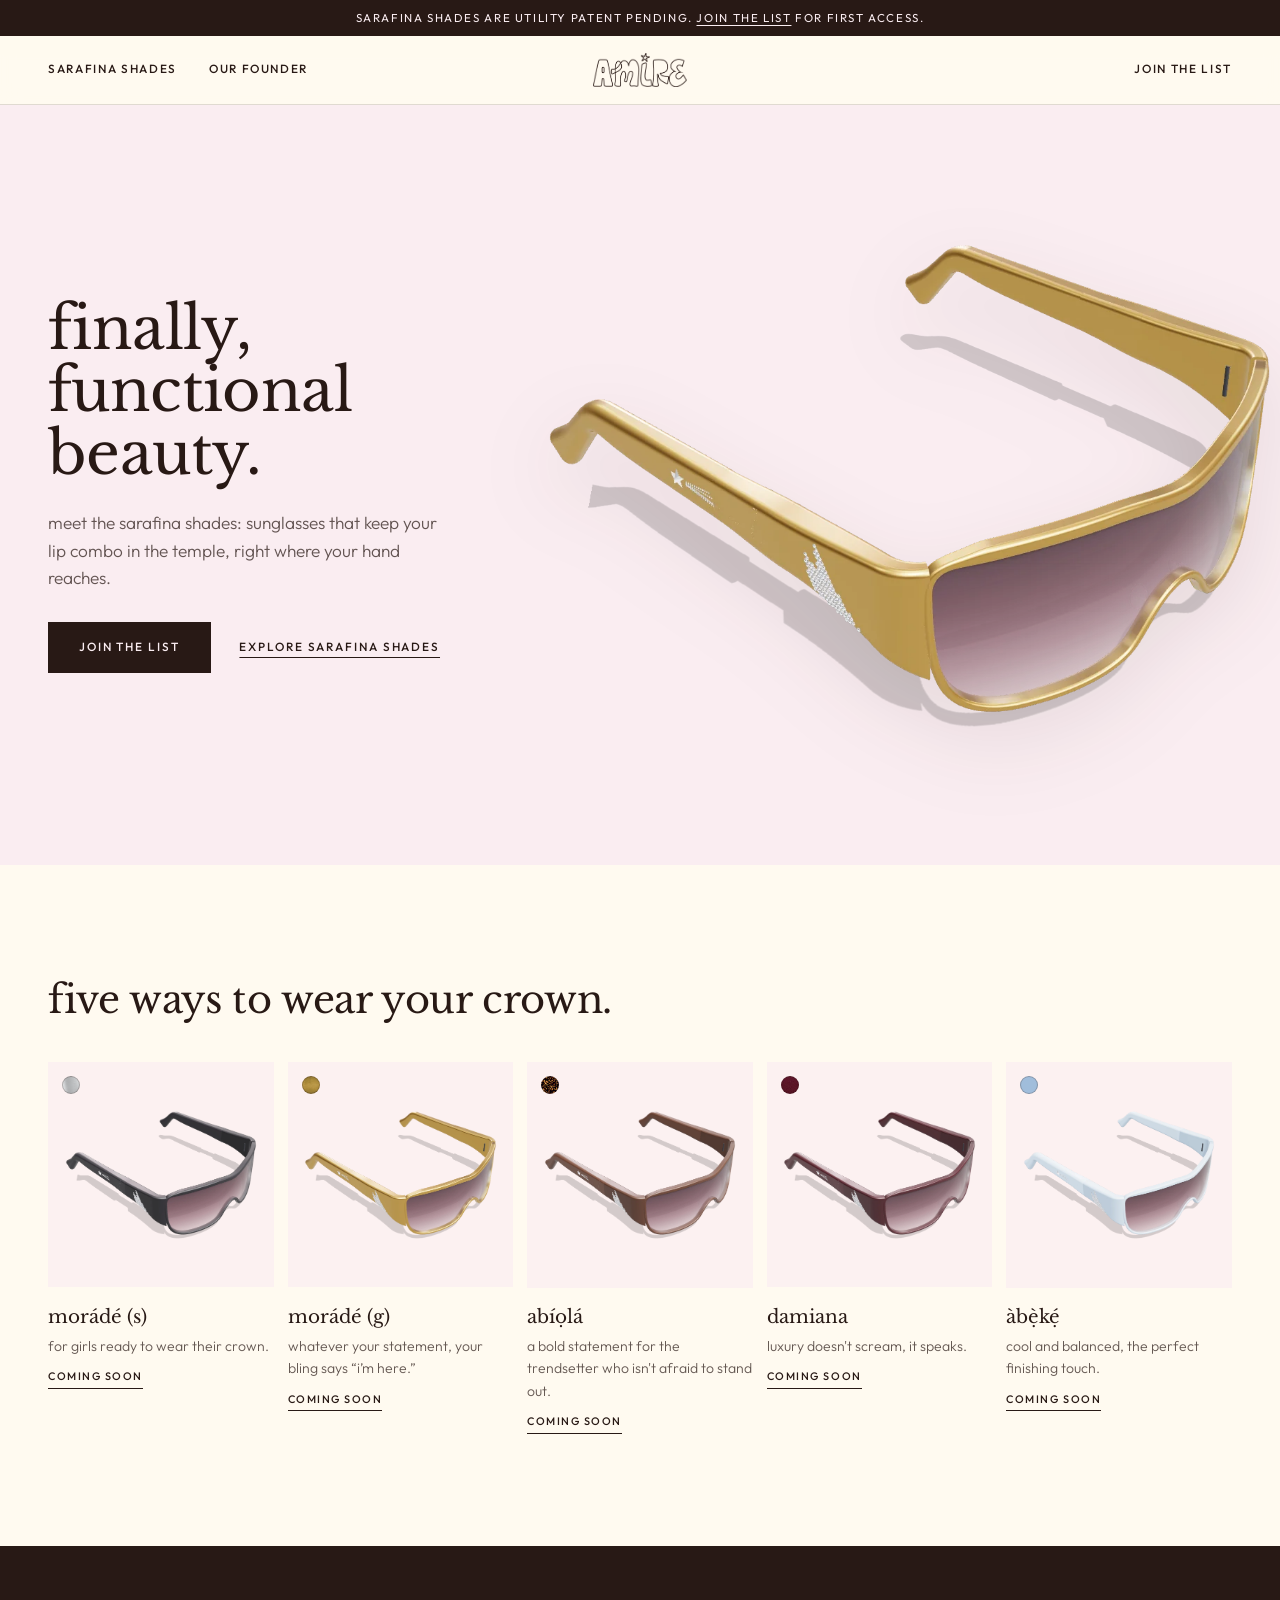
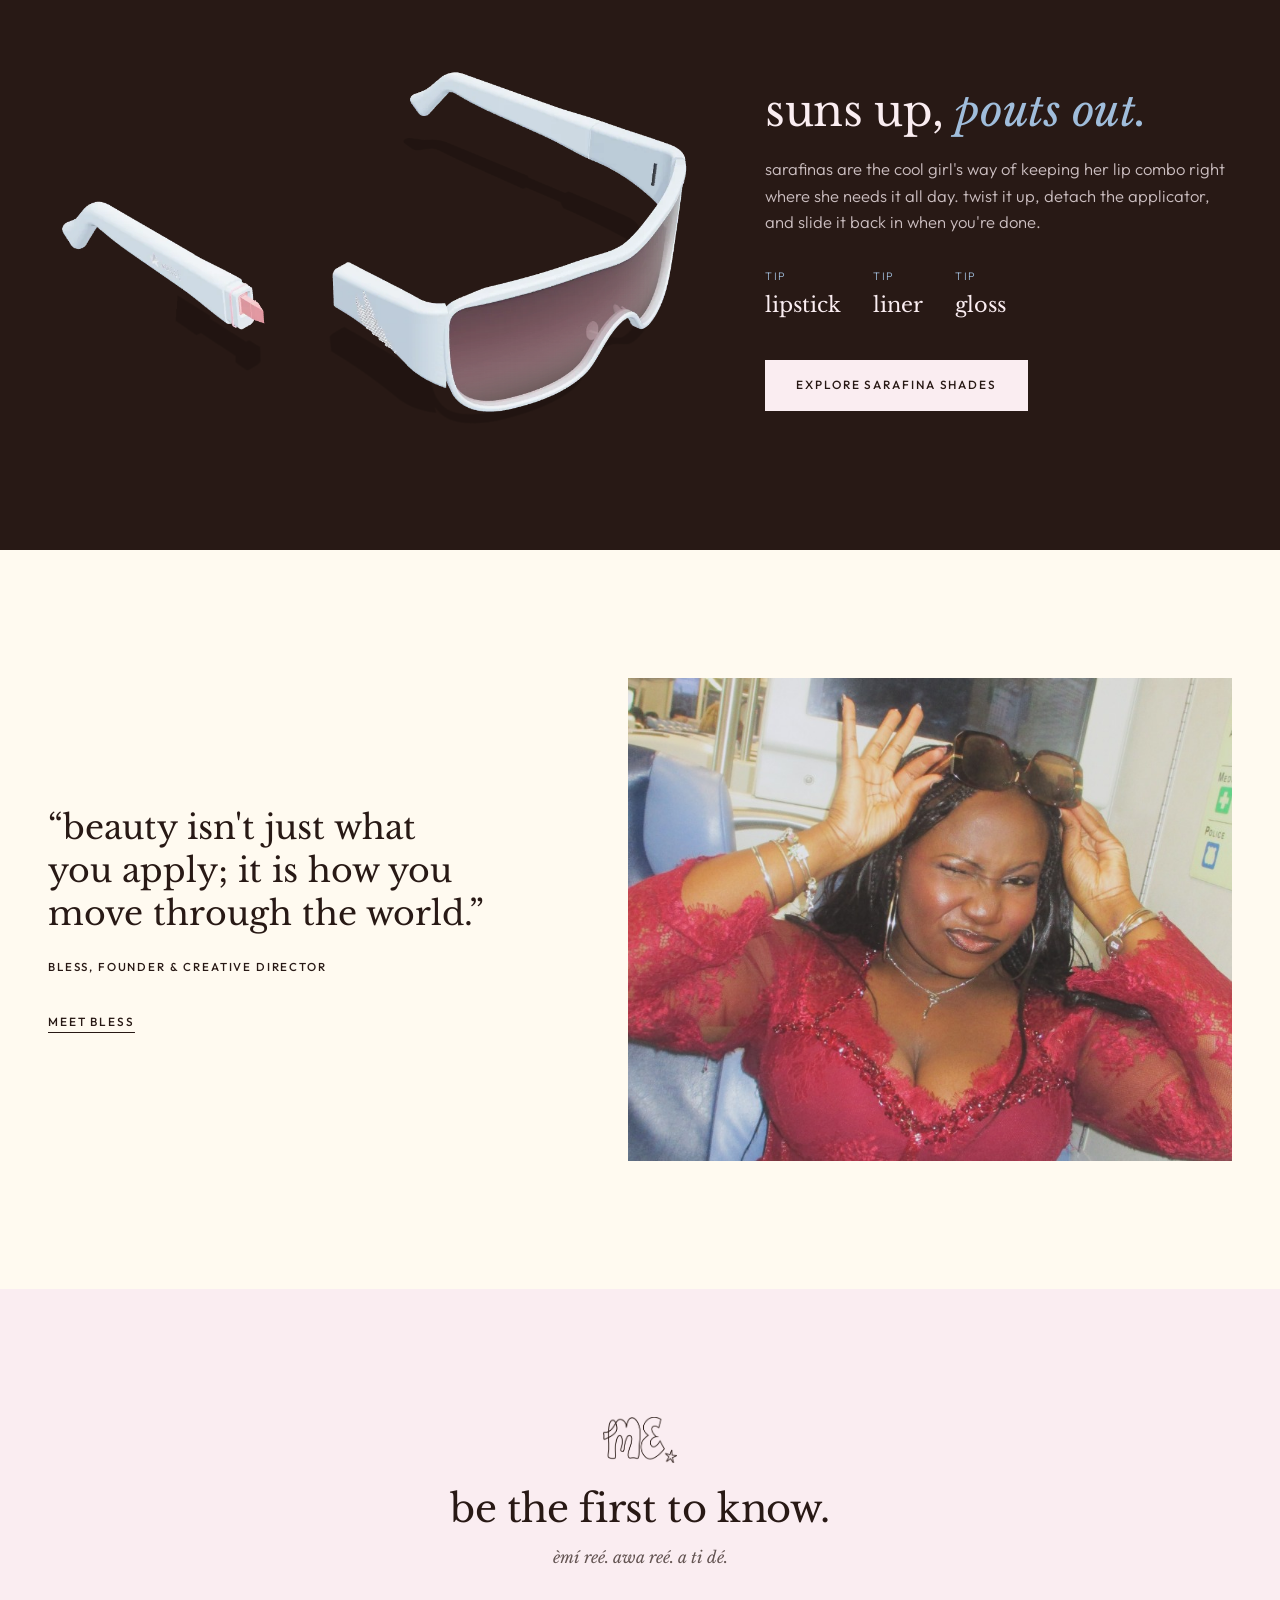
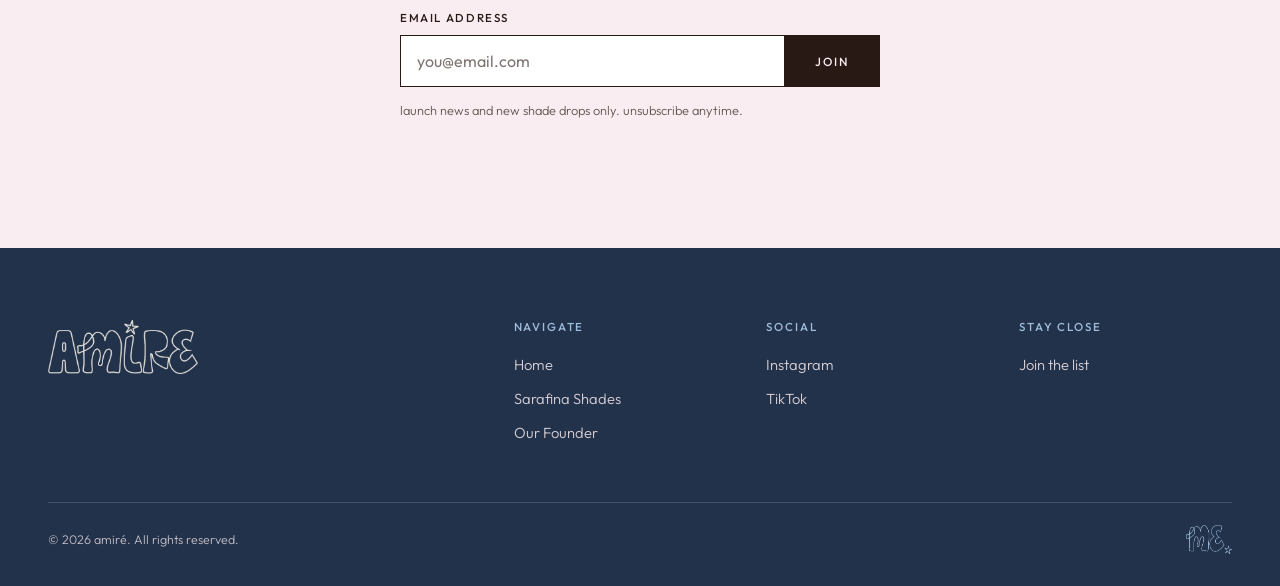
<file: index.html>
<!DOCTYPE html>
<html lang="en">
<head>
    <meta charset="UTF-8">
    <meta name="viewport" content="width=device-width, initial-scale=1.0">
    <title>amiré functional beauty</title>
    <meta name="description" content="functional beauty for the effortless cool girl.">
    <meta name="theme-color" content="#faedf1">
    <link rel="icon" type="image/png" sizes="32x32" href="favicon-32.png">
    <link rel="apple-touch-icon" href="apple-touch-icon.png">
    <link rel="preconnect" href="https://fonts.googleapis.com">
    <link rel="preconnect" href="https://fonts.gstatic.com" crossorigin>
    <link href="https://fonts.googleapis.com/css2?family=Libre+Baskerville:ital,wght@0,400;0,700;1,400&family=Outfit:wght@300;400;500&display=swap" rel="stylesheet">
    <link rel="preload" as="image" href="sarafina-render-gold.webp">
    <link rel="stylesheet" href="site-v2.css?v=5">
</head>
<body>
    <div class="promo">
        <span class="promo-full">sarafina shades are </span>utility patent pending. <a href="#signup">join the list</a><span class="promo-full"> for first access</span>.
    </div>

    <header class="site-header">
        <div class="wrap">
            <button type="button" class="menu-btn" aria-expanded="false" aria-controls="mobile-menu"><span class="menu-lines" aria-hidden="true"></span><span class="sr-only">Menu</span></button>
            <nav class="site-nav" aria-label="Main">
                <a href="/sarafina-shades">Sarafina Shades</a>
                <a href="/founder">Our Founder</a>
            </nav>
            <a href="/" class="brand" aria-label="amiré home" aria-current="page">
                <img src="amire-wordmark-brown.png" alt="amiré" width="905" height="326">
            </a>
            <a href="#signup" class="header-cta">Join<span class="cta-long"> the list</span></a>
        </div>
        <div class="mobile-menu" id="mobile-menu" hidden>
            <nav aria-label="Mobile">
                <a href="/" aria-current="page">Home</a>
                <a href="/sarafina-shades">Sarafina Shades</a>
                <a href="/founder">Our Founder</a>
            </nav>
            <div class="mobile-menu-foot">
                <a href="https://instagram.com/amirecosmetics" target="_blank" rel="noopener noreferrer">Instagram</a>
                <a href="https://tiktok.com/@amirebeauty" target="_blank" rel="noopener noreferrer">TikTok</a>
            </div>
        </div>
    </header>

    <main>
        <!-- HERO -->
        <section class="l-hero">
            <div class="wrap">
                <div class="l-hero-copy">
                    <h1 class="serif">finally, functional beauty.</h1>
                    <p>meet the sarafina shades: sunglasses that keep your lip combo in the temple, right where your hand reaches.</p>
                    <div class="actions">
                        <a href="#signup" class="btn">Join the list</a>
                        <a href="/sarafina-shades" class="text-link">Explore Sarafina Shades</a>
                    </div>
                </div>
                <div class="l-hero-media">
                    <img src="sarafina-render-gold.webp" alt="Sarafina Shades in gold morádé" width="1077" height="738" fetchpriority="high">
                </div>
            </div>
        </section>

        <!-- COLORWAYS -->
        <section class="shades wrap" aria-labelledby="shades-title">
            <div class="shades-head reveal">
                <h2 class="serif" id="shades-title">five ways to wear your crown.</h2>
            </div>
            <div class="shade-grid">
                <a class="shade-card reveal" href="/sarafina-shades">
                    <div class="tile">
                        <span class="chip" style="background-image:url('morade-silver-swatch.png')" aria-hidden="true"></span>
                        <img src="sarafina-render-silver.webp" alt="Sarafina Shades in silver morádé" loading="lazy" width="1077" height="738">
                    </div>
                    <div class="meta">
                        <div class="name">morádé (s)</div>
                        <div class="desc">for girls ready to wear their crown.</div>
                        <span class="status">Coming soon</span>
                    </div>
                </a>
                <a class="shade-card reveal" href="/sarafina-shades">
                    <div class="tile">
                        <span class="chip" style="background-image:url('morade-gold-swatch.png')" aria-hidden="true"></span>
                        <img src="sarafina-render-gold.webp" alt="Sarafina Shades in gold morádé" loading="lazy" width="1077" height="738">
                    </div>
                    <div class="meta">
                        <div class="name">morádé (g)</div>
                        <div class="desc">whatever your statement, your bling says &ldquo;i&rsquo;m here.&rdquo;</div>
                        <span class="status">Coming soon</span>
                    </div>
                </a>
                <a class="shade-card reveal" href="/sarafina-shades">
                    <div class="tile">
                        <span class="chip" style="background-image:url('abiola-swatch.jpg')" aria-hidden="true"></span>
                        <img src="sarafina-render-abiola.webp" alt="Sarafina Shades in abíọlá tortoise" loading="lazy" width="1077" height="738">
                    </div>
                    <div class="meta">
                        <div class="name">abíọlá</div>
                        <div class="desc">a bold statement for the trendsetter who isn't afraid to stand out.</div>
                        <span class="status">Coming soon</span>
                    </div>
                </a>
                <a class="shade-card reveal" href="/sarafina-shades">
                    <div class="tile">
                        <span class="chip" style="background-image:url('damiana-swatch.png')" aria-hidden="true"></span>
                        <img src="sarafina-render-damiana.webp" alt="Sarafina Shades in damiana bordeaux" loading="lazy" width="1077" height="738">
                    </div>
                    <div class="meta">
                        <div class="name">damiana</div>
                        <div class="desc">luxury doesn't scream, it speaks.</div>
                        <span class="status">Coming soon</span>
                    </div>
                </a>
                <a class="shade-card reveal" href="/sarafina-shades">
                    <div class="tile">
                        <span class="chip" style="background:#a0bddb" aria-hidden="true"></span>
                        <img src="sarafina-render-abeke.webp" alt="Sarafina Shades in àbẹ̀kẹ́ sky blue" loading="lazy" width="1077" height="738">
                    </div>
                    <div class="meta">
                        <div class="name">àbẹ̀kẹ́</div>
                        <div class="desc">cool and balanced, the perfect finishing touch.</div>
                        <span class="status">Coming soon</span>
                    </div>
                </a>
            </div>
        </section>

        <!-- FEATURE -->
        <section class="feature" aria-labelledby="feature-title">
            <div class="wrap">
                <div class="feature-media reveal">
                    <img src="sarafina-render-twist.webp" alt="Sarafina Shades with the lip applicator detached from the temple" loading="lazy" width="1100" height="641">
                </div>
                <div class="reveal">
                    <h2 class="serif" id="feature-title">suns up, <em>pouts out.</em></h2>
                    <p>sarafinas are the cool girl's way of keeping her lip combo right where she needs it all day. twist it up, detach the applicator, and slide it back in when you're done.</p>
                    <ul class="tips">
                        <li><span>Tip</span>lipstick</li>
                        <li><span>Tip</span>liner</li>
                        <li><span>Tip</span>gloss</li>
                    </ul>
                    <a href="/sarafina-shades" class="btn btn-light">Explore Sarafina Shades</a>
                </div>
            </div>
        </section>

        <!-- FOUNDER TEASER -->
        <section class="teaser">
            <div class="wrap">
                <div class="reveal">
                    <blockquote>&ldquo;beauty isn't just what you apply; it is how you move through the world.&rdquo;</blockquote>
                    <cite>Bless, founder &amp; creative director</cite>
                    <a href="/founder" class="text-link">Meet Bless</a>
                </div>
                <div class="teaser-photo reveal">
                    <img src="founder-2.jpg" alt="Bless winking with sunglasses on her head" loading="lazy" width="1024" height="647">
                </div>
            </div>
        </section>

        <!-- SIGNUP -->
        <section class="signup on-pink" id="signup">
            <div class="wrap reveal">
                <img class="signup-mark" src="amire-mark-brown.png" alt="" width="676" height="419" loading="lazy">
                <h2 class="serif">be the first to know.</h2>
                <p class="mantra" lang="yo">èmí reé. awa reé. a ti dé.</p>
                <form action="https://app.kit.com/forms/9818596/subscriptions" method="post">
                    <label for="email-input">Email address</label>
                    <div class="row">
                        <input type="email" id="email-input" name="email_address" placeholder="you@email.com" autocomplete="email" required>
                        <button type="submit" class="btn">Join</button>
                    </div>
                    <small>launch news and new shade drops only. unsubscribe anytime.</small>
                </form>
            </div>
        </section>
    </main>

    <footer class="site-footer">
        <div class="wrap">
            <div class="footer-grid">
                <a href="/" class="footer-logo" aria-label="amiré home">
                    <img src="amire-wordmark-cream.png" alt="amiré" width="904" height="326" loading="lazy">
                </a>
                <div>
                    <h3>Navigate</h3>
                    <ul>
                        <li><a href="/">Home</a></li>
                        <li><a href="/sarafina-shades">Sarafina Shades</a></li>
                        <li><a href="/founder">Our Founder</a></li>
                    </ul>
                </div>
                <div>
                    <h3>Social</h3>
                    <ul>
                        <li><a href="https://instagram.com/amirecosmetics" target="_blank" rel="noopener noreferrer">Instagram</a></li>
                        <li><a href="https://tiktok.com/@amirebeauty" target="_blank" rel="noopener noreferrer">TikTok</a></li>
                    </ul>
                </div>
                <div>
                    <h3>Stay close</h3>
                    <ul>
                        <li><a href="#signup">Join the list</a></li>
                    </ul>
                </div>
            </div>
            <div class="footer-base"><p>&copy; 2026 amiré. All rights reserved.</p><img src="amire-mark-sage.png" alt="" width="676" height="419" loading="lazy"></div>
        </div>
    </footer>

    <script src="site-v2.js?v=2" defer></script>
</body>
</html>
</file>
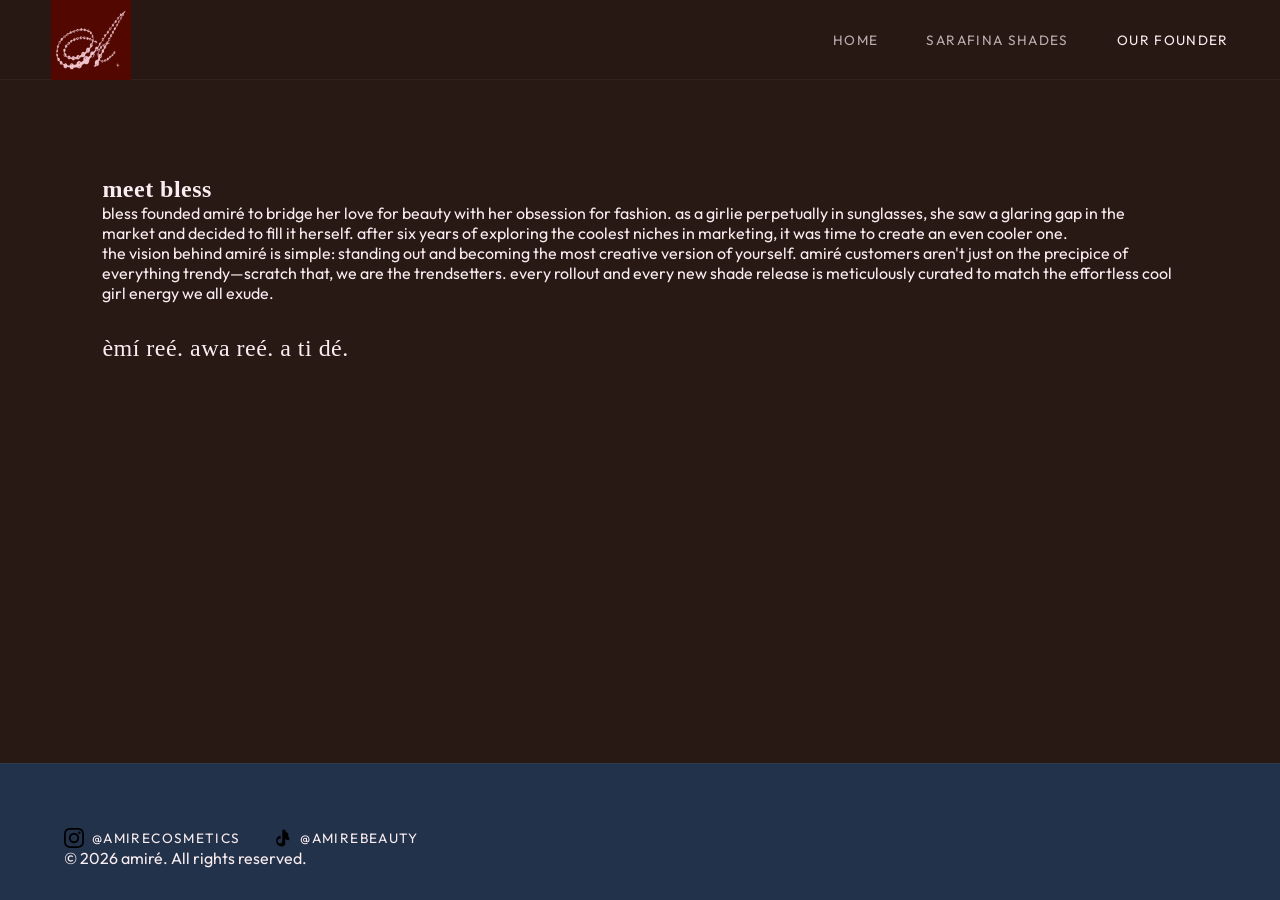
<file: about.html>
<!DOCTYPE html>
<html lang="en">
<head>
    <meta charset="UTF-8">
    <meta name="viewport" content="width=device-width, initial-scale=1.0">
    <title>amiré - Our Founder</title>
    <meta name="description" content="Learn more about Blessing Bafunso, the founder of amiré functional beauty.">
    <link rel="stylesheet" href="style.css?v=5">
    <link rel="preconnect" href="https://fonts.googleapis.com">
    <link rel="preconnect" href="https://fonts.gstatic.com" crossorigin>
    <link href="https://fonts.googleapis.com/css2?family=Outfit:wght@300;400;500&display=swap" rel="stylesheet">
</head>
<body class="about-page">
    <header class="main-header">
        <a href="index.html" class="submark-link">
            <img src="amire-submark-red.png" alt="amiré submark" class="submark-img" style="height: 80px; width: auto; display: block;">
        </a>
        <nav class="nav-links">
            <a href="index.html">Home</a>
            <a href="#">Sarafina Shades</a>
            <a href="about.html" class="active">Our Founder</a>
        </nav>
    </header>

    <div class="container">
        <main class="about-main">
            <div class="founder-content">
                <h2 class="about-title baskerville-font">meet bless</h2>
                <p class="about-text">
                    bless founded amiré to bridge her love for beauty with her obsession for fashion. as a girlie perpetually in sunglasses, she saw a glaring gap in the market and decided to fill it herself. after six years of exploring the coolest niches in marketing, it was time to create an even cooler one.
                </p>
                <p class="about-text">
                    the vision behind amiré is simple: standing out and becoming the most creative version of yourself. amiré customers aren't just on the precipice of everything trendy—scratch that, we are the trendsetters. every rollout and every new shade release is meticulously curated to match the effortless cool girl energy we all exude.
                </p>
                <p class="about-text baskerville-font" style="font-size: 1.5rem; margin-top: 2rem;">
                    èmí reé. awa reé. a ti dé.
                </p>
            </div>
        </main>
    </div>

    <footer>
        <div class="social-links">
            <a href="https://instagram.com/amirecosmetics" target="_blank" rel="noopener noreferrer" aria-label="Instagram">
                <svg viewBox="0 0 24 24" width="24" height="24"><path d="M12 2.163c3.204 0 3.584.012 4.85.07 3.252.148 4.771 1.691 4.919 4.919.058 1.265.069 1.645.069 4.849 0 3.205-.012 3.584-.069 4.849-.149 3.225-1.664 4.771-4.919 4.919-1.266.058-1.644.07-4.85.07-3.204 0-3.584-.012-4.849-.07-3.26-.149-4.771-1.699-4.919-4.92-.058-1.265-.07-1.644-.07-4.849 0-3.204.013-3.583.07-4.849.149-3.227 1.664-4.771 4.919-4.919 1.266-.057 1.645-.069 4.849-.069zM12 0C8.741 0 8.333.014 7.053.072 2.695.272.273 2.69.073 7.052.014 8.333 0 8.741 0 12c0 3.259.014 3.668.072 4.948.2 4.358 2.618 6.78 6.98 6.98C8.333 23.986 8.741 24 12 24c3.259 0 3.668-.014 4.948-.072 4.354-.2 6.782-2.618 6.979-6.98.059-1.28.073-1.689.073-4.948 0-3.259-.014-3.667-.072-4.947-.196-4.354-2.617-6.78-6.979-6.98C15.668.014 15.259 0 12 0zm0 5.838a6.162 6.162 0 100 12.324 6.162 6.162 0 000-12.324zM12 16a4 4 0 110-8 4 4 0 010 8zm6.406-11.845a1.44 1.44 0 100 2.881 1.44 1.44 0 000-2.881z"/></svg>
                <span>@amirecosmetics</span>
            </a>
            <a href="https://tiktok.com/@amirebeauty" target="_blank" rel="noopener noreferrer" aria-label="TikTok">
                <svg viewBox="0 0 24 24" width="24" height="24"><path d="M19.59 6.69a4.83 4.83 0 01-3.77-4.25V2h-3.45v13.67a2.89 2.89 0 01-5.2 1.74 2.89 2.89 0 012.31-4.64 2.93 2.93 0 01.88.13V9.4a6.84 6.84 0 00-1-.05A6.33 6.33 0 005 15.66a6.34 6.34 0 0010.86 4.43v-7a8.16 8.16 0 004.77 1.52v-3.4a4.85 4.85 0 01-1.04-.52z"/></svg>
                <span>@amirebeauty</span>
            </a>
        </div>
        <p>&copy; 2026 amiré. All rights reserved.</p>
    </footer>

    <script src="script.js"></script>
</body>
</html>
</file>
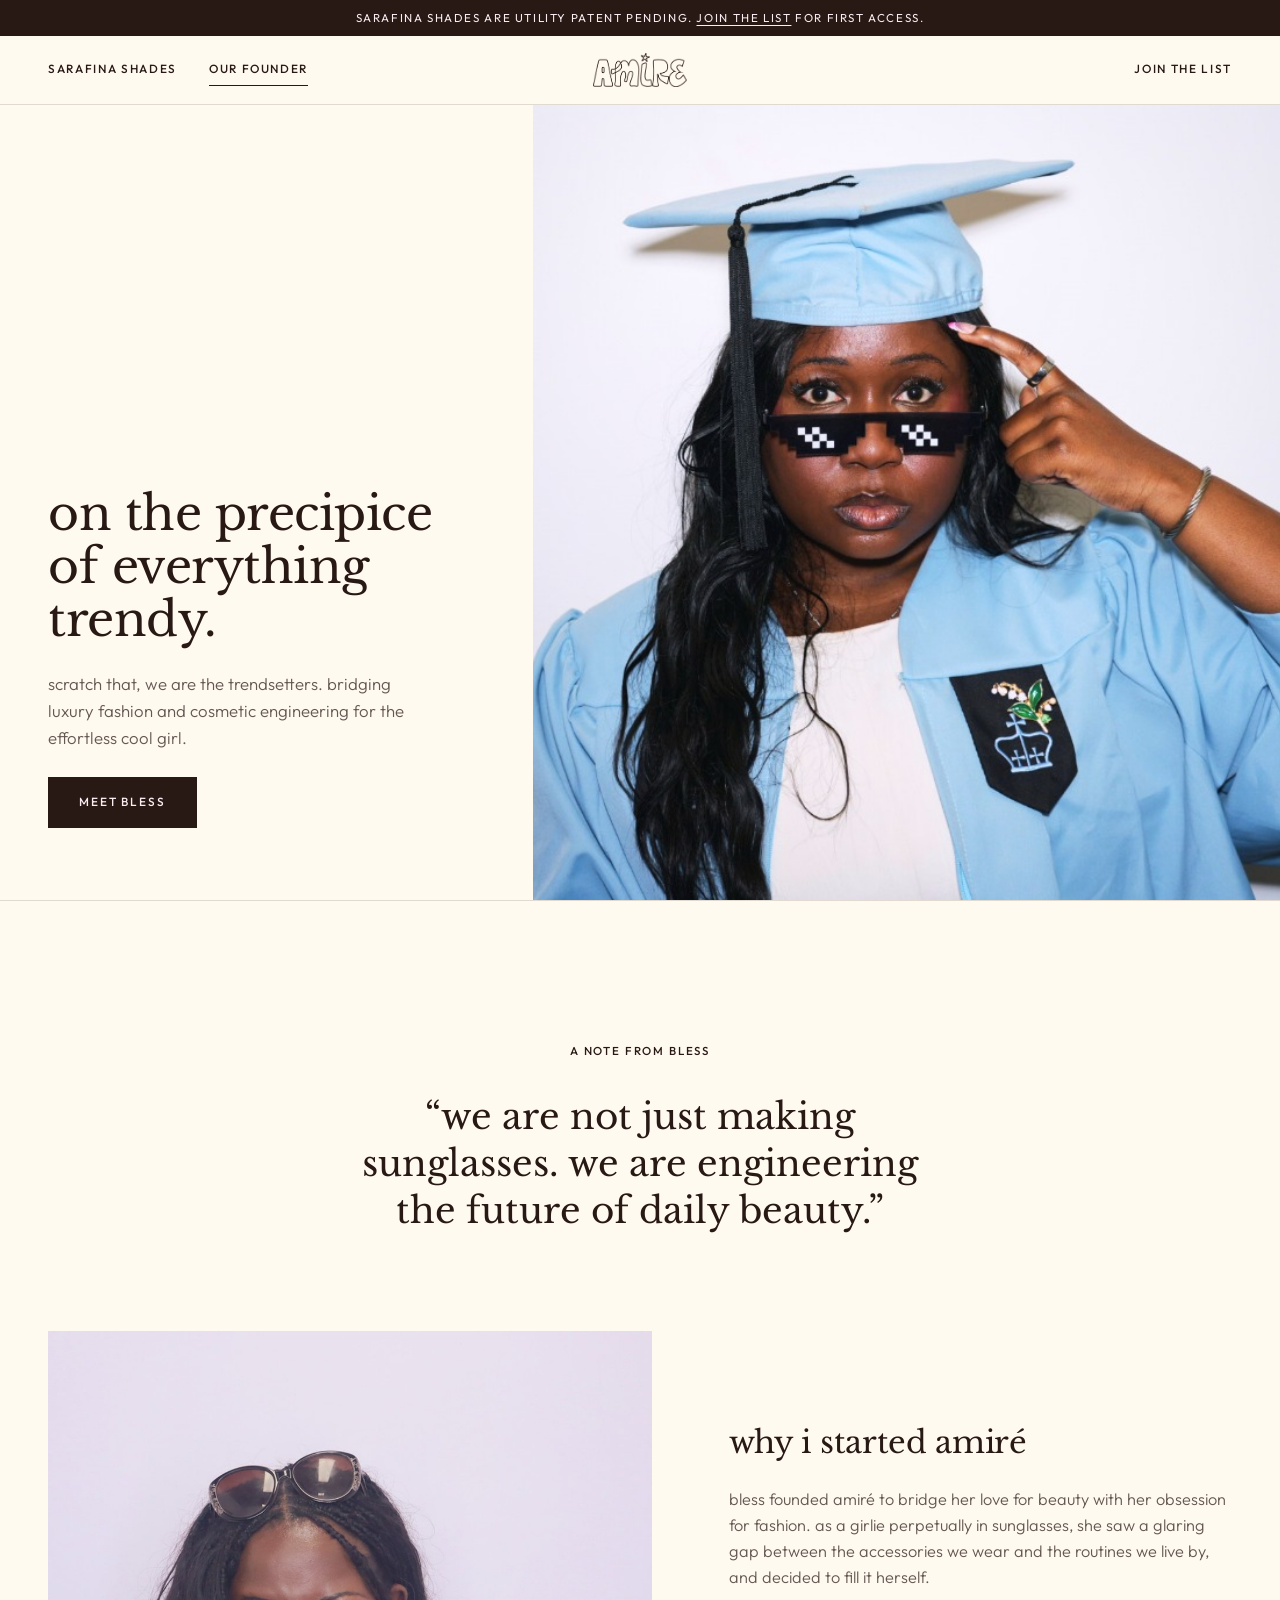
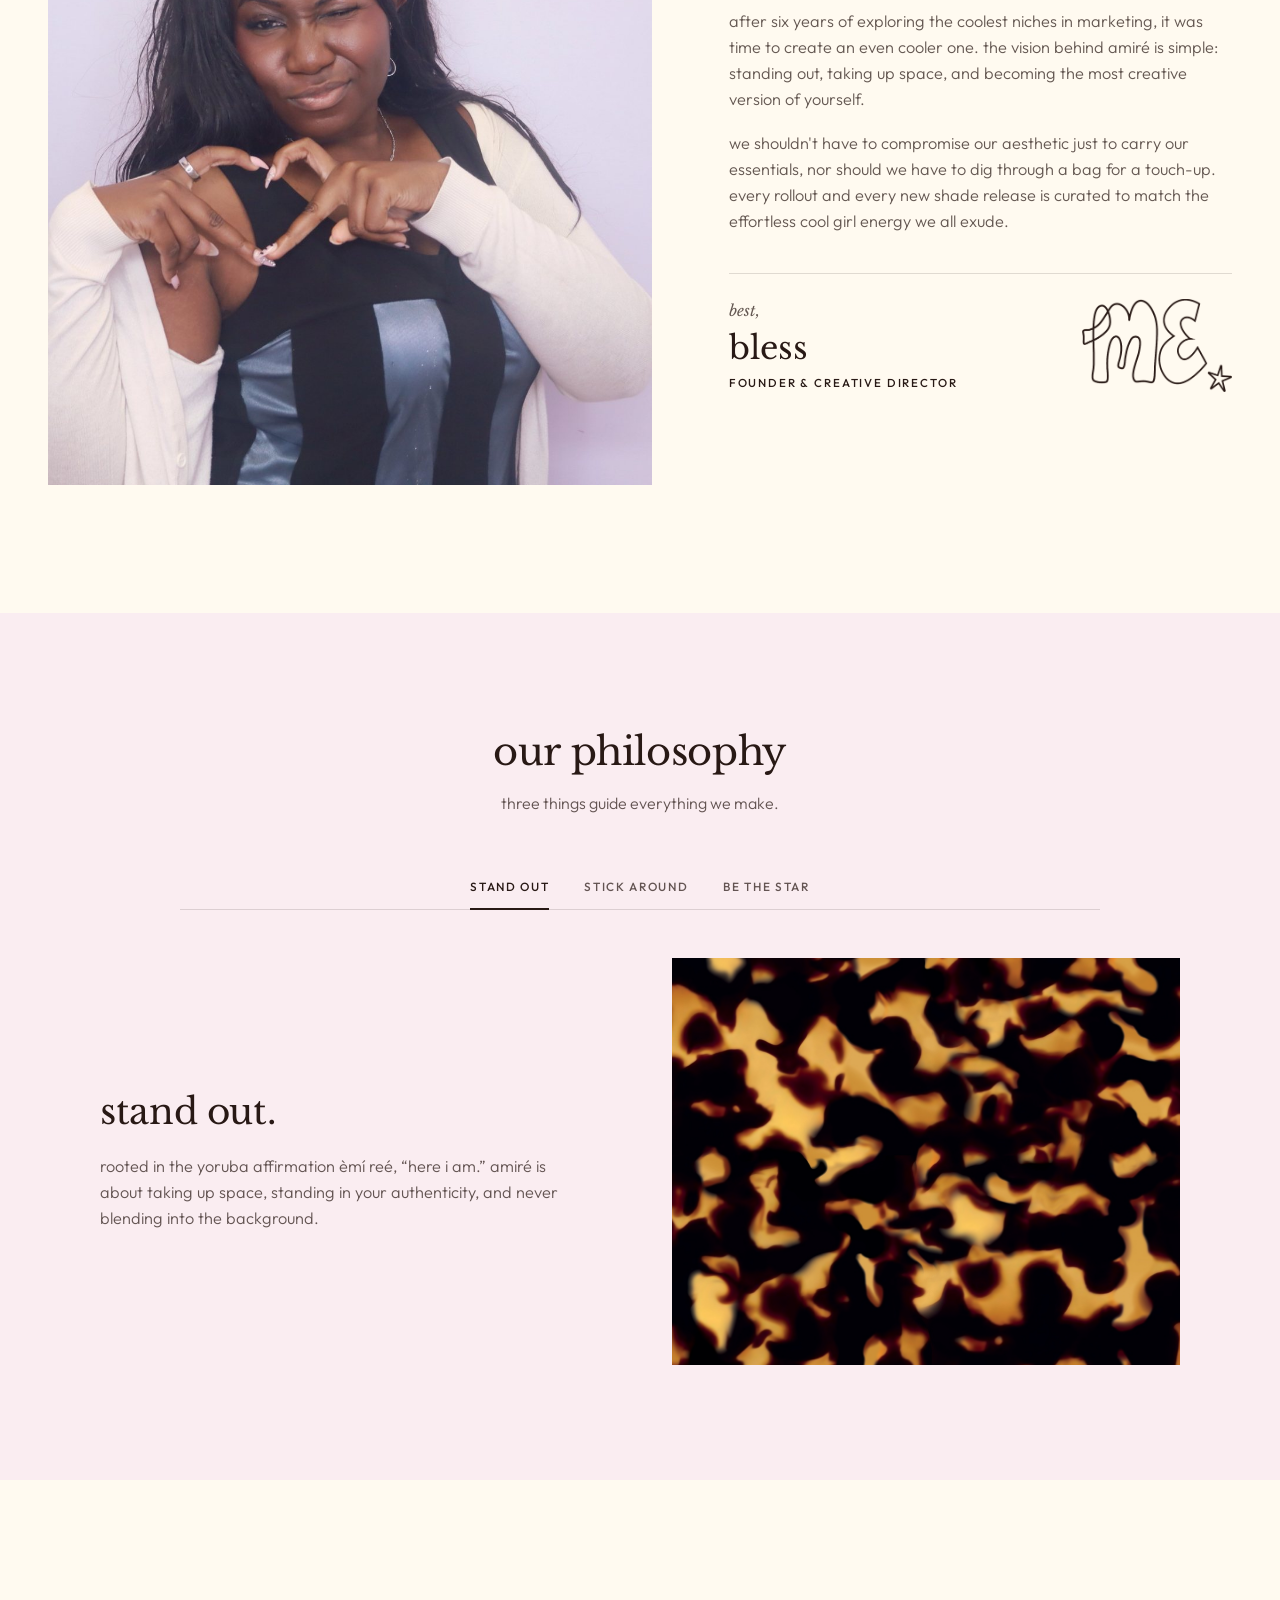
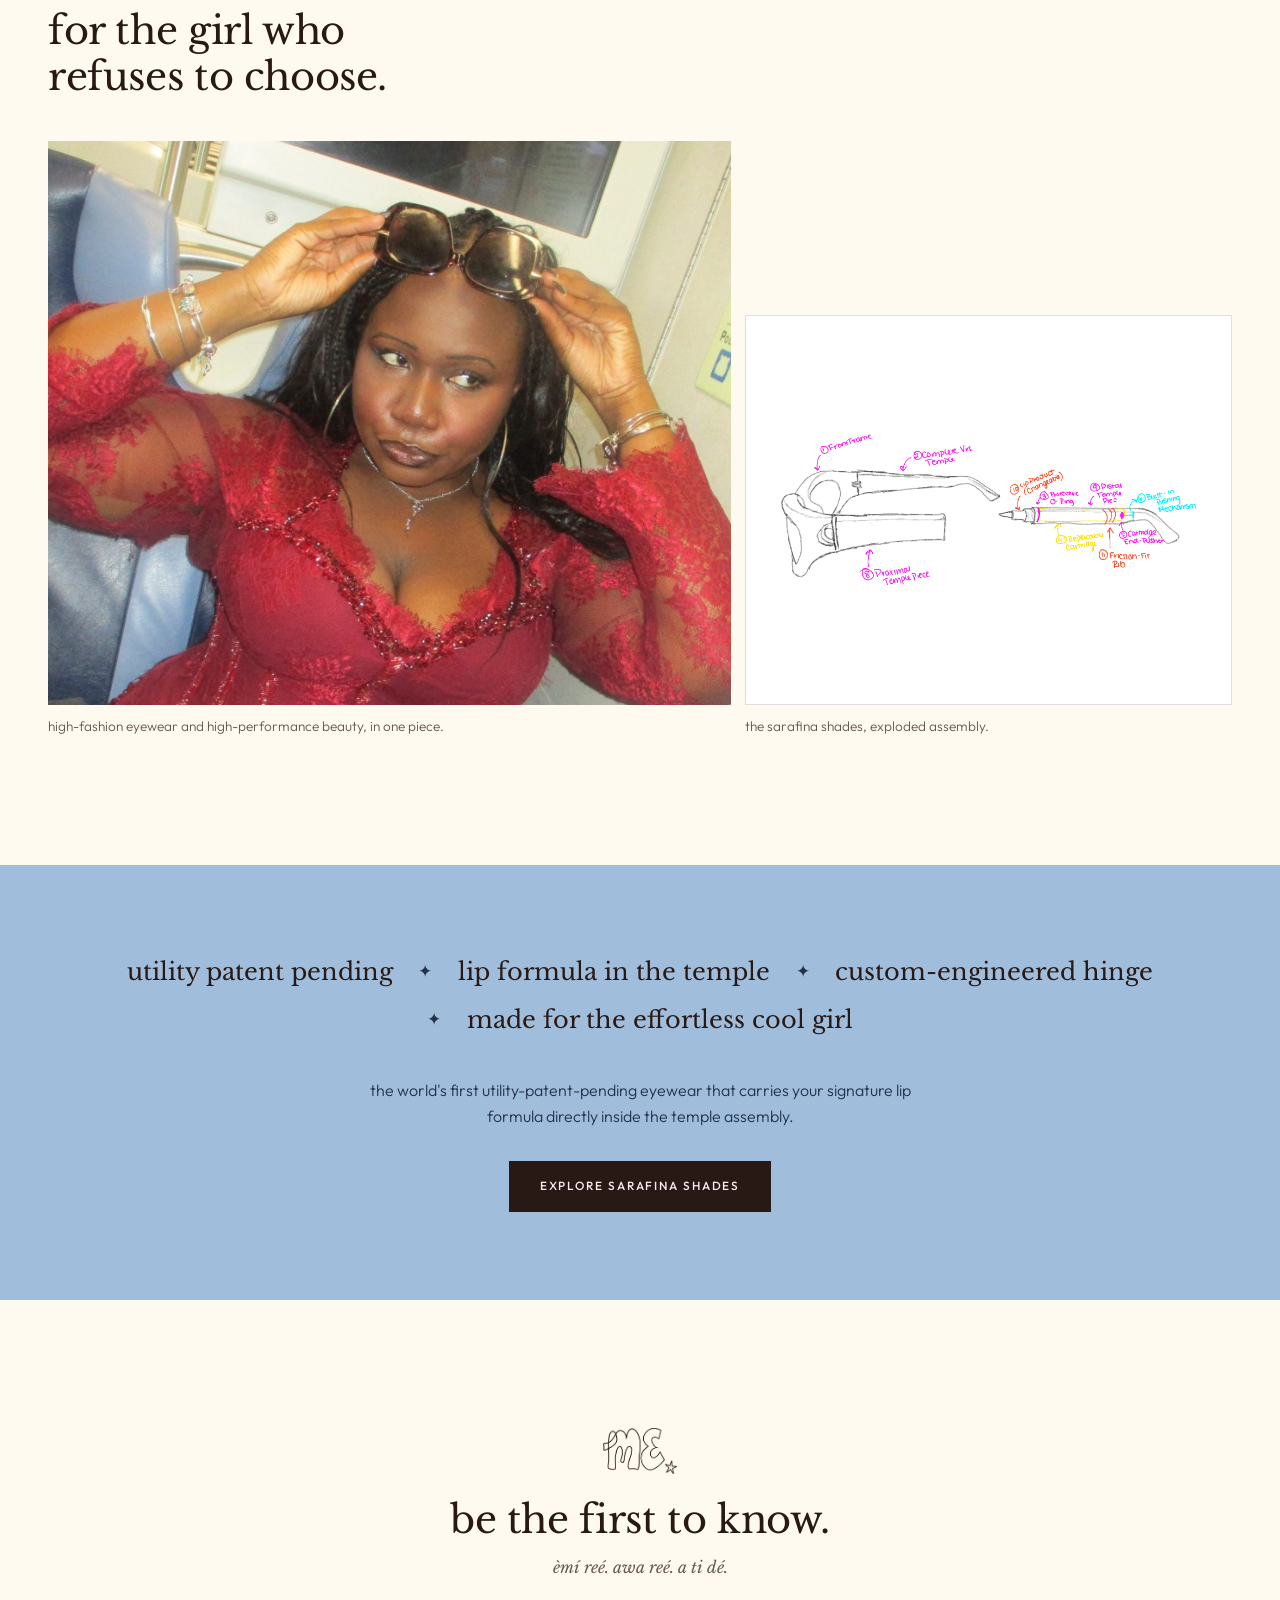
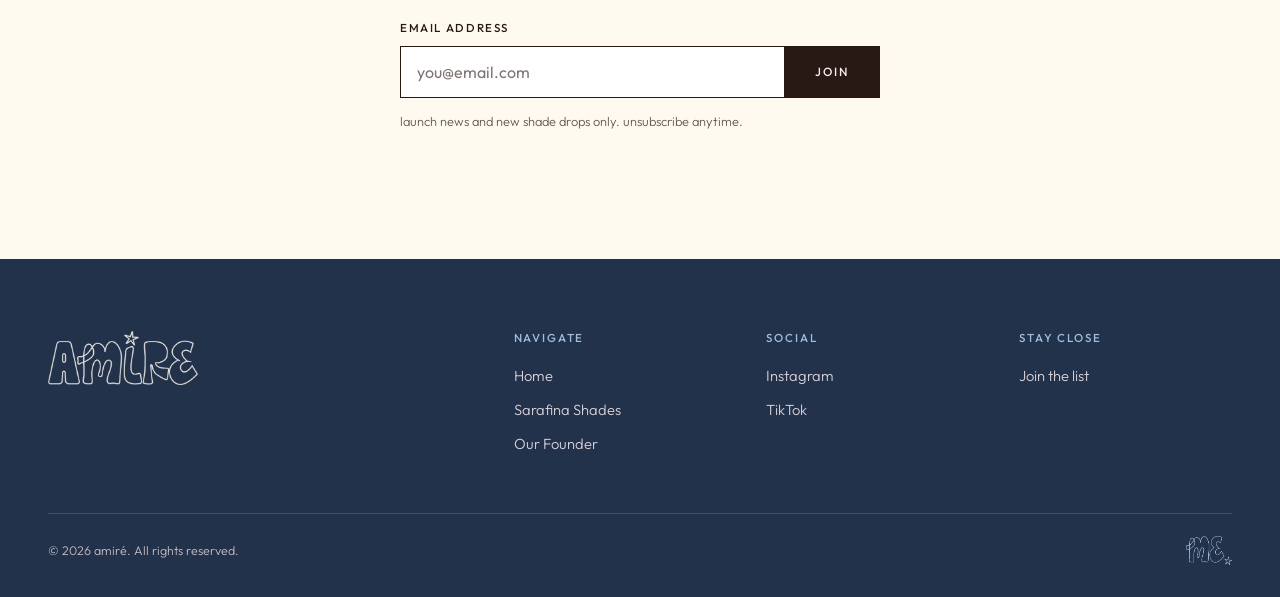
<file: founder.html>
<!DOCTYPE html>
<html lang="en">
<head>
    <meta charset="UTF-8">
    <meta name="viewport" content="width=device-width, initial-scale=1.0">
    <title>amiré - Our Founder</title>
    <meta name="description" content="Meet Bless, the founder of amiré functional beauty.">
    <meta name="theme-color" content="#fffaf0">
    <link rel="icon" type="image/png" sizes="32x32" href="favicon-32.png">
    <link rel="apple-touch-icon" href="apple-touch-icon.png">
    <link rel="preconnect" href="https://fonts.googleapis.com">
    <link rel="preconnect" href="https://fonts.gstatic.com" crossorigin>
    <link href="https://fonts.googleapis.com/css2?family=Libre+Baskerville:ital,wght@0,400;0,700;1,400&family=Outfit:wght@300;400;500&display=swap" rel="stylesheet">
    <link rel="preload" as="image" href="founder-3.jpg">
    <link rel="stylesheet" href="site-v2.css?v=5">
</head>
<body>
    <div class="promo">
        <span class="promo-full">sarafina shades are </span>utility patent pending. <a href="#signup">join the list</a><span class="promo-full"> for first access</span>.
    </div>

    <header class="site-header">
        <div class="wrap">
            <button type="button" class="menu-btn" aria-expanded="false" aria-controls="mobile-menu"><span class="menu-lines" aria-hidden="true"></span><span class="sr-only">Menu</span></button>
            <nav class="site-nav" aria-label="Main">
                <a href="/sarafina-shades">Sarafina Shades</a>
                <a href="/founder" aria-current="page">Our Founder</a>
            </nav>
            <a href="/" class="brand" aria-label="amiré home">
                <img src="amire-wordmark-brown.png" alt="amiré" width="905" height="326">
            </a>
            <a href="#signup" class="header-cta">Join<span class="cta-long"> the list</span></a>
        </div>
        <div class="mobile-menu" id="mobile-menu" hidden>
            <nav aria-label="Mobile">
                <a href="/">Home</a>
                <a href="/sarafina-shades">Sarafina Shades</a>
                <a href="/founder" aria-current="page">Our Founder</a>
            </nav>
            <div class="mobile-menu-foot">
                <a href="https://instagram.com/amirecosmetics" target="_blank" rel="noopener noreferrer">Instagram</a>
                <a href="https://tiktok.com/@amirebeauty" target="_blank" rel="noopener noreferrer">TikTok</a>
            </div>
        </div>
    </header>

    <main>
        <!-- HERO -->
        <section class="hero">
            <div class="hero-copy">
                <h1 class="serif">on the precipice of everything trendy.</h1>
                <p>scratch that, we are the trendsetters. bridging luxury fashion and cosmetic engineering for the effortless cool girl.</p>
                <div><a href="#letter" class="btn">Meet Bless</a></div>
            </div>
            <div class="hero-media">
                <img src="founder-3.jpg" alt="Bless, founder of amiré, in a sky blue graduation cap and gown" width="1024" height="684" fetchpriority="high">
            </div>
        </section>

        <!-- FOUNDER NOTE -->
        <section class="note wrap reveal">
            <span class="label">a note from bless</span>
            <blockquote>&ldquo;we are not just making sunglasses. we are engineering the future of daily beauty.&rdquo;</blockquote>
        </section>

        <!-- LETTER -->
        <section class="letter wrap" id="letter">
            <div class="letter-photo reveal">
                <img src="founder-4.jpg" alt="Bless making a heart with her hands, sunglasses pushed up on her head" loading="lazy" width="1400" height="1290">
            </div>
            <div class="letter-body reveal">
                <h2 class="serif">why i started amiré</h2>
                <p>bless founded amiré to bridge her love for beauty with her obsession for fashion. as a girlie perpetually in sunglasses, she saw a glaring gap between the accessories we wear and the routines we live by, and decided to fill it herself.</p>
                <p>after six years of exploring the coolest niches in marketing, it was time to create an even cooler one. the vision behind amiré is simple: standing out, taking up space, and becoming the most creative version of yourself.</p>
                <p>we shouldn't have to compromise our aesthetic just to carry our essentials, nor should we have to dig through a bag for a touch-up. every rollout and every new shade release is curated to match the effortless cool girl energy we all exude.</p>
                <div class="signoff">
                    <div class="signoff-text">
                        <div class="sal">best,</div>
                        <div class="name">bless</div>
                        <div class="role">Founder &amp; <span class="role-2">Creative Director</span></div>
                    </div>
                    <img class="signoff-mark" src="amire-mark-brown.png" alt="" width="676" height="419" loading="lazy">
                </div>
            </div>
        </section>

        <!-- PHILOSOPHY TABS -->
        <section class="values" aria-labelledby="values-title">
            <div class="wrap">
                <div class="values-head reveal">
                    <h2 class="serif" id="values-title">our philosophy</h2>
                    <p>three things guide everything we make.</p>
                </div>

                <div class="tablist" role="tablist" aria-label="Our philosophy">
                    <button class="tab" role="tab" id="tab-1" aria-controls="panel-1" aria-selected="true">Stand out</button>
                    <button class="tab" role="tab" id="tab-2" aria-controls="panel-2" aria-selected="false" tabindex="-1">Stick around</button>
                    <button class="tab" role="tab" id="tab-3" aria-controls="panel-3" aria-selected="false" tabindex="-1">Be the star</button>
                </div>

                <div class="panel" role="tabpanel" id="panel-1" aria-labelledby="tab-1">
                    <div class="panel-text">
                        <h3 class="serif">stand out.</h3>
                        <p>rooted in the yoruba affirmation èmí reé, &ldquo;here i am.&rdquo; amiré is about taking up space, standing in your authenticity, and never blending into the background.</p>
                    </div>
                    <div class="panel-media"><img src="abiola-swatch.jpg" alt="abíọlá tortoiseshell frame finish" loading="lazy"></div>
                </div>

                <div class="panel" role="tabpanel" id="panel-2" aria-labelledby="tab-2" hidden>
                    <div class="panel-text">
                        <h3 class="serif">stick around.</h3>
                        <p>no digging through clutches, no touch-ups lost at the bottom of a bag. your lip combo lives in your shades, so your look stays with you all day.</p>
                    </div>
                    <div class="panel-media contain"><img src="sarafina-render-twist.webp" alt="Sarafina Shades with the lip applicator detached from the temple" loading="lazy"></div>
                </div>

                <div class="panel" role="tabpanel" id="panel-3" aria-labelledby="tab-3" hidden>
                    <div class="panel-text">
                        <h3 class="serif">be the star.</h3>
                        <p>we don't follow trends, we set them. every rollout and every new shade release is made for the girl who walks in and becomes the main character.</p>
                    </div>
                    <div class="panel-media type"><img class="panel-mark" src="amire-mark-sage.png" alt="amiré lettermark"></div>
                </div>
            </div>
        </section>

        <!-- IN THE WORLD -->
        <section class="spread wrap">
            <h2 class="serif reveal">for the girl who refuses to choose.</h2>
            <div class="spread-grid">
                <figure class="tall reveal">
                    <div class="frame"><img src="founder-1.jpg" alt="Bless lifting her tortoiseshell sunglasses, wearing a red lace dress" loading="lazy" width="1024" height="653"></div>
                    <figcaption>high-fashion eyewear and high-performance beauty, in one piece.</figcaption>
                </figure>
                <figure class="drawing reveal">
                    <div class="frame"><img src="patent-drawing-exploded-trim.png" alt="Sarafina Shades exploded assembly drawing" loading="lazy" width="791" height="312"></div>
                    <figcaption>the sarafina shades, exploded assembly.</figcaption>
                </figure>
            </div>
        </section>

        <!-- CLAIMS BAND -->
        <section class="claims">
            <div class="wrap reveal">
                <ul>
                    <li>utility patent pending</li>
                    <li>lip formula in the temple</li>
                    <li>custom-engineered hinge</li>
                    <li>made for the effortless cool girl</li>
                </ul>
                <p>the world's first utility-patent-pending eyewear that carries your signature lip formula directly inside the temple assembly.</p>
                <a href="/sarafina-shades" class="btn">Explore Sarafina Shades</a>
            </div>
        </section>

        <!-- NEWSLETTER -->
        <section class="signup wrap reveal" id="signup">
            <img class="signup-mark" src="amire-mark-brown.png" alt="" width="676" height="419" loading="lazy">
                <h2 class="serif">be the first to know.</h2>
            <p class="mantra" lang="yo">èmí reé. awa reé. a ti dé.</p>
            <form action="https://app.kit.com/forms/9818596/subscriptions" method="post">
                <label for="signup-email">Email address</label>
                <div class="row">
                    <input type="email" id="signup-email" name="email_address" placeholder="you@email.com" autocomplete="email" required>
                    <button type="submit" class="btn">Join</button>
                </div>
                <small>launch news and new shade drops only. unsubscribe anytime.</small>
            </form>
        </section>
    </main>

    <footer class="site-footer">
        <div class="wrap">
            <div class="footer-grid">
                <a href="/" class="footer-logo" aria-label="amiré home">
                    <img src="amire-wordmark-cream.png" alt="amiré" width="904" height="326" loading="lazy">
                </a>
                <div>
                    <h3>Navigate</h3>
                    <ul>
                        <li><a href="/">Home</a></li>
                        <li><a href="/sarafina-shades">Sarafina Shades</a></li>
                        <li><a href="/founder">Our Founder</a></li>
                    </ul>
                </div>
                <div>
                    <h3>Social</h3>
                    <ul>
                        <li><a href="https://instagram.com/amirecosmetics" target="_blank" rel="noopener noreferrer">Instagram</a></li>
                        <li><a href="https://tiktok.com/@amirebeauty" target="_blank" rel="noopener noreferrer">TikTok</a></li>
                    </ul>
                </div>
                <div>
                    <h3>Stay close</h3>
                    <ul>
                        <li><a href="#signup">Join the list</a></li>
                    </ul>
                </div>
            </div>
            <div class="footer-base"><p>&copy; 2026 amiré. All rights reserved.</p><img src="amire-mark-sage.png" alt="" width="676" height="419" loading="lazy"></div>
        </div>
    </footer>

    <script src="site-v2.js?v=2" defer></script>
</body>
</html>
</file>
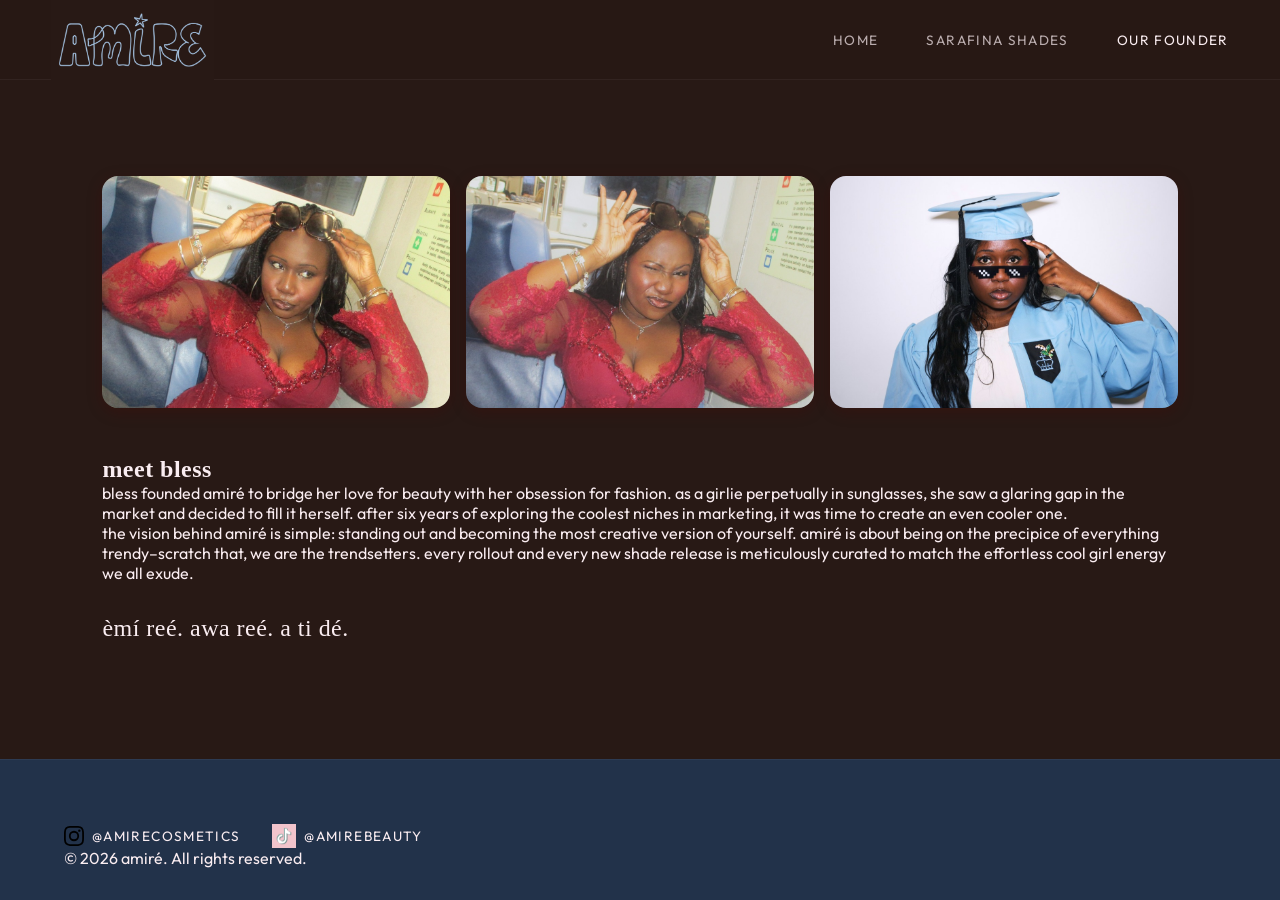
<file: founder_backup.html>
<!DOCTYPE html>
<html lang="en">
<head>
    <meta charset="UTF-8">
    <meta name="viewport" content="width=device-width, initial-scale=1.0">
    <title>amiré - Our Founder</title>
    <meta name="description" content="Learn more about Blessing Bafunso, the founder of amiré functional beauty.">
    <link rel="stylesheet" href="style.css?v=999">
    <link rel="preconnect" href="https://fonts.googleapis.com">
    <link rel="preconnect" href="https://fonts.gstatic.com" crossorigin>
    <link href="https://fonts.googleapis.com/css2?family=Outfit:wght@300;400;500&display=swap" rel="stylesheet">
</head>
<body class="about-page">
    <header class="main-header">
        <a href="/" class="submark-link">
            <img src="new-amire-logo.png" alt="amiré logo" class="submark-img" style="height: 80px; width: auto; display: block;">
        </a>
        <nav class="nav-links">
            <a href="/">Home</a>
            <a href="/sarafina-shades">Sarafina Shades</a>
            <a href="/founder" class="active">Our Founder</a>
        </nav>
    </header>

    <div class="container">
        <main class="about-main">
            <div class="founder-content">
                <div class="founder-gallery" style="display: flex; gap: 1rem; margin-bottom: 3rem; justify-content: space-between; width: 100%;">
                    <img src="founder-1.jpg" alt="Blessing Bafunso" style="width: calc(33.333% - 0.67rem); border-radius: 16px; box-shadow: 0 4px 15px rgba(82, 7, 1, 0.25);">
                    <img src="founder-2.jpg" alt="Blessing Bafunso" style="width: calc(33.333% - 0.67rem); border-radius: 16px; box-shadow: 0 4px 15px rgba(82, 7, 1, 0.25);">
                    <img src="founder-3.jpg" alt="Blessing Bafunso" style="width: calc(33.333% - 0.67rem); border-radius: 16px; box-shadow: 0 4px 15px rgba(82, 7, 1, 0.25);">
                </div>
                <h2 class="about-title baskerville-font">meet bless</h2>
                <p class="about-text">
                    bless founded amiré to bridge her love for beauty with her obsession for fashion. as a girlie perpetually in sunglasses, she saw a glaring gap in the market and decided to fill it herself. after six years of exploring the coolest niches in marketing, it was time to create an even cooler one.
                </p>
                <p class="about-text">
                    the vision behind amiré is simple: standing out and becoming the most creative version of yourself. amiré is about being on the precipice of everything trendy–scratch that, we are the trendsetters. every rollout and every new shade release is meticulously curated to match the effortless cool girl energy we all exude.
                </p>
                <p class="about-text baskerville-font" style="font-size: 1.5rem; margin-top: 2rem;">
                    èmí reé. awa reé. a ti dé.
                </p>
            </div>
        </main>
    </div>

    <footer>
        <div class="social-links">
            <a href="https://instagram.com/amirecosmetics" target="_blank" rel="noopener noreferrer" aria-label="Instagram">
                <svg viewBox="0 0 24 24" width="24" height="24"><path d="M12 2.163c3.204 0 3.584.012 4.85.07 3.252.148 4.771 1.691 4.919 4.919.058 1.265.069 1.645.069 4.849 0 3.205-.012 3.584-.069 4.849-.149 3.225-1.664 4.771-4.919 4.919-1.266.058-1.644.07-4.85.07-3.204 0-3.584-.012-4.849-.07-3.26-.149-4.771-1.699-4.919-4.92-.058-1.265-.07-1.644-.07-4.849 0-3.204.013-3.583.07-4.849.149-3.227 1.664-4.771 4.919-4.919 1.266-.057 1.645-.069 4.849-.069zM12 0C8.741 0 8.333.014 7.053.072 2.695.272.273 2.69.073 7.052.014 8.333 0 8.741 0 12c0 3.259.014 3.668.072 4.948.2 4.358 2.618 6.78 6.98 6.98C8.333 23.986 8.741 24 12 24c3.259 0 3.668-.014 4.948-.072 4.354-.2 6.782-2.618 6.979-6.98.059-1.28.073-1.689.073-4.948 0-3.259-.014-3.667-.072-4.947-.196-4.354-2.617-6.78-6.979-6.98C15.668.014 15.259 0 12 0zm0 5.838a6.162 6.162 0 100 12.324 6.162 6.162 0 000-12.324zM12 16a4 4 0 110-8 4 4 0 010 8zm6.406-11.845a1.44 1.44 0 100 2.881 1.44 1.44 0 000-2.881z"/></svg>
                <span>@amirecosmetics</span>
            </a>
            <a href="https://tiktok.com/@amirebeauty" target="_blank" rel="noopener noreferrer" aria-label="TikTok">
                <img src="tiktok-founder-logo.png" alt="TikTok" style="width: 24px; height: 24px;">
                <span>@amirebeauty</span>
            </a>
        </div>
        <p>&copy; 2026 amiré. All rights reserved.</p>
    </footer>

    <script src="script.js"></script>
</body>
</html>
</file>
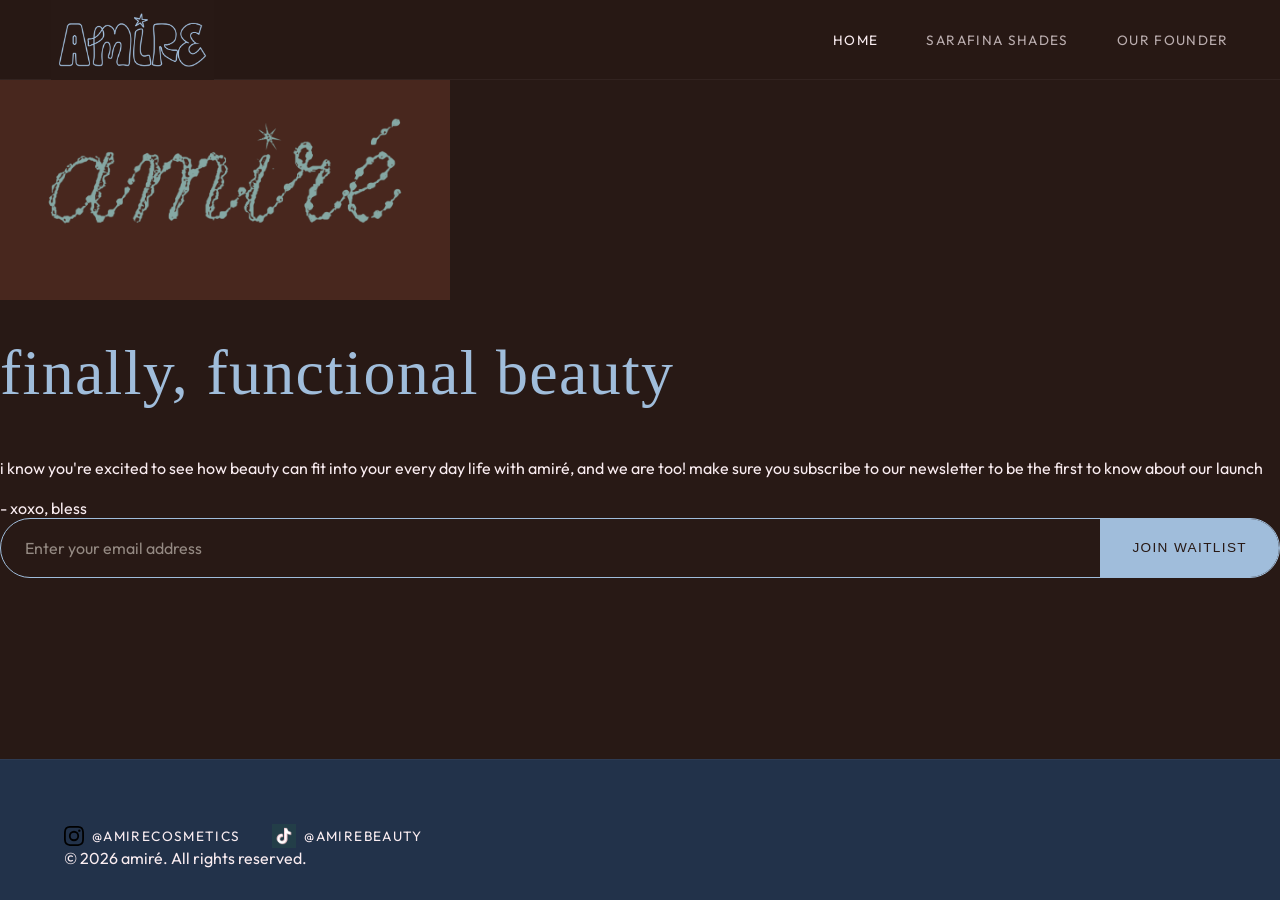
<file: index_backup.html>
<!DOCTYPE html>
<html lang="en">
<head>
    <meta charset="UTF-8">
    <meta name="viewport" content="width=device-width, initial-scale=1.0">
    <title>amiré - Functional Beauty</title>
    <meta name="description" content="amiré functional beauty is coming soon. Stay tuned for something amazing.">
    <link rel="stylesheet" href="style.css?v=999">
    <link rel="preconnect" href="https://fonts.googleapis.com">
    <link rel="preconnect" href="https://fonts.gstatic.com" crossorigin>
    <link href="https://fonts.googleapis.com/css2?family=Outfit:wght@300;400;500&display=swap" rel="stylesheet">
</head>
<body>
    <header class="main-header">
        <a href="/" class="submark-link">
            <img src="new-amire-logo.png" alt="amiré logo" class="submark-img" style="height: 80px; width: auto; display: block;">
        </a>
        <nav class="nav-links">
            <a href="/" class="active">Home</a>
            <a href="/sarafina-shades">Sarafina Shades</a>
            <a href="/founder">Our Founder</a>
        </nav>
    </header>

    <div class="container">
        <main class="home-main">
            <div class="logo-container">
                <img src="amire-logo.png" alt="amiré logo" class="center-logo" style="max-width: 450px; width: 100%; height: auto;">
            </div>
            
            <h2 class="hero-subtitle baskerville-font">finally, functional beauty</h2>
            <p class="hero-text">i know you're excited to see how beauty can fit into your every day life with amiré, and we are too! make sure you subscribe to our newsletter to be the first to know about our launch<br><br>- xoxo, bless</p>
            
            <form id="notify-form" action="https://app.kit.com/forms/9818596/subscriptions" method="post" data-sv-form="9818596" data-uid="6fda4c3bb7" data-format="inline" data-version="5" data-options='{"settings":{"after_subscribe":{"action":"message","success_message":"Success! Now check your email to confirm your subscription.","redirect_url":""},"analytics":{},"powered_by":{"show":false},"recaptcha":{"enabled":false}},"version":"5"}' class="notify-form formkit-form">
                <div data-element="fields" style="width: 100%; display: flex; position: relative;">
                    <input type="email" id="email-input" name="email_address" placeholder="Enter your email address" required aria-label="Email address">
                    <button type="submit" class="notify-btn" data-element="submit">
                        <span class="submit-text">Join Waitlist</span>
                    </button>
                </div>
                <ul class="formkit-alert formkit-alert-error" data-element="errors" data-group="alert" style="color: var(--color-pink); list-style: none; margin-top: 15px; font-weight: 500;"></ul>
            </form>
            <div id="form-message" class="form-message"></div>
        </main>
    </div>

    <!-- ConvertKit Script -->
    <script src="https://f.convertkit.com/ckjs/ck.5.js"></script>

    <footer>
        <div class="social-links">
            <a href="https://instagram.com/amirecosmetics" target="_blank" rel="noopener noreferrer" aria-label="Instagram">
                <svg viewBox="0 0 24 24" width="24" height="24"><path d="M12 2.163c3.204 0 3.584.012 4.85.07 3.252.148 4.771 1.691 4.919 4.919.058 1.265.069 1.645.069 4.849 0 3.205-.012 3.584-.069 4.849-.149 3.225-1.664 4.771-4.919 4.919-1.266.058-1.644.07-4.85.07-3.204 0-3.584-.012-4.849-.07-3.26-.149-4.771-1.699-4.919-4.92-.058-1.265-.07-1.644-.07-4.849 0-3.204.013-3.583.07-4.849.149-3.227 1.664-4.771 4.919-4.919 1.266-.057 1.645-.069 4.849-.069zM12 0C8.741 0 8.333.014 7.053.072 2.695.272.273 2.69.073 7.052.014 8.333 0 8.741 0 12c0 3.259.014 3.668.072 4.948.2 4.358 2.618 6.78 6.98 6.98C8.333 23.986 8.741 24 12 24c3.259 0 3.668-.014 4.948-.072 4.354-.2 6.782-2.618 6.979-6.98.059-1.28.073-1.689.073-4.948 0-3.259-.014-3.667-.072-4.947-.196-4.354-2.617-6.78-6.979-6.98C15.668.014 15.259 0 12 0zm0 5.838a6.162 6.162 0 100 12.324 6.162 6.162 0 000-12.324zM12 16a4 4 0 110-8 4 4 0 010 8zm6.406-11.845a1.44 1.44 0 100 2.881 1.44 1.44 0 000-2.881z"/></svg>
                <span>@amirecosmetics</span>
            </a>
            <a href="https://tiktok.com/@amirebeauty" target="_blank" rel="noopener noreferrer" aria-label="TikTok">
                <img src="tiktok-custom-logo.png" alt="TikTok" style="width: 24px; height: 24px;">
                <span>@amirebeauty</span>
            </a>
        </div>
        <p>&copy; 2026 amiré. All rights reserved.</p>
    </footer>

    <script src="script.js"></script>
</body>
</html>
</file>
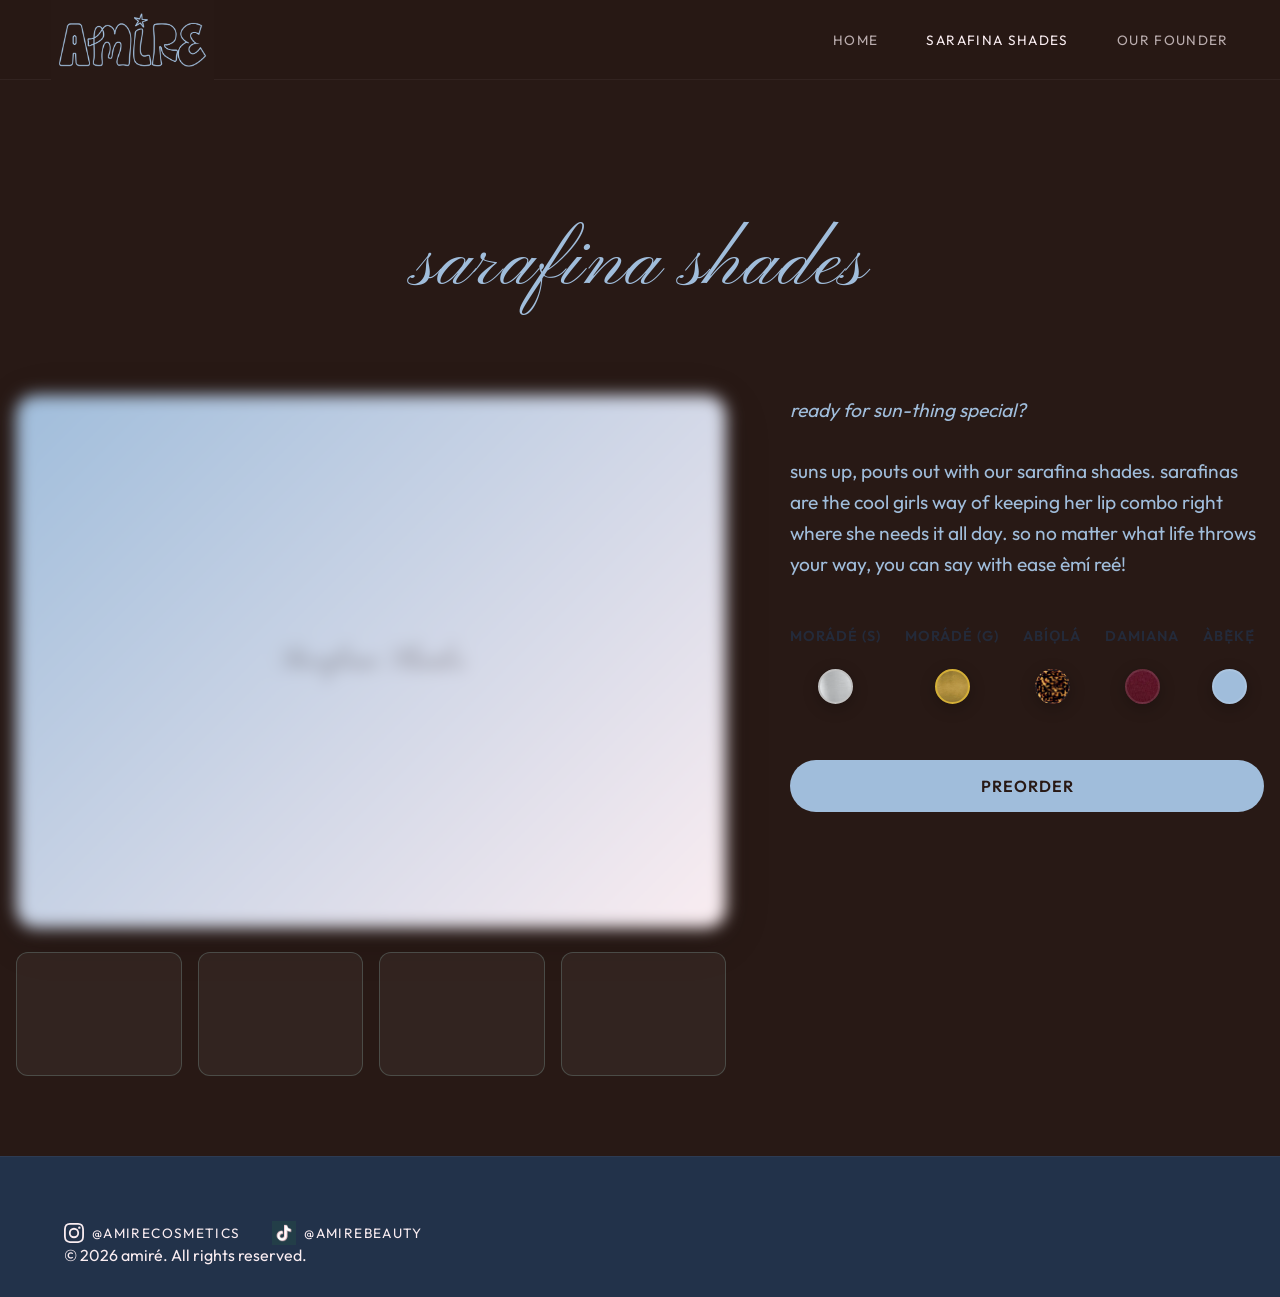
<file: sarafina-shades_backup.html>
<!DOCTYPE html>
<html lang="en">
<head>
    <meta charset="UTF-8">
    <meta name="viewport" content="width=device-width, initial-scale=1.0">
    <title>amiré - Sarafina Shades</title>
    <meta name="description" content="Discover Sarafina Shades, the flagship product from amiré functional beauty.">
    <link rel="stylesheet" href="style.css?v=999">
    <link rel="preconnect" href="https://fonts.googleapis.com">
    <link rel="preconnect" href="https://fonts.gstatic.com" crossorigin>
    <link href="https://fonts.googleapis.com/css2?family=Outfit:wght@300;400;500;600&family=Pinyon+Script&display=swap" rel="stylesheet">
    <style>
        .sarafina-page {
            padding-top: 15vh;
            padding-bottom: 5rem;
        }

        .sarafina-title {
            font-size: 5rem;
            color: var(--color-sage);
            text-align: center;
            margin-bottom: 5rem; /* Reduced gap */
            font-weight: 400;
        }

        .product-layout {
            display: flex;
            gap: 4rem;
            max-width: 1400px;
            margin: 0 auto;
            padding: 0 1rem;
            align-items: flex-start;
        }

        .product-left {
            flex: 3;
            position: relative;
        }

        .product-right {
            flex: 2;
            display: flex;
            flex-direction: column;
        }

        .product-image-container {
            width: 100%;
            aspect-ratio: 4/3;
            background: linear-gradient(135deg, var(--color-sage), var(--color-pink));
            border-radius: 20px;
            filter: blur(40px);
            display: flex;
            align-items: center;
            justify-content: center;
            color: var(--color-brown);
            font-size: 2rem;
            font-weight: 500;
            box-shadow: 0 10px 40px rgba(0,0,0,0.2);
            transition: filter 0.1s;
        }

        .thumbnail-gallery {
            display: flex;
            gap: 1rem;
            margin-top: 1.5rem;
            opacity: 0;
            transform: translateY(20px);
            transition: all 0.8s ease-out;
        }

        .thumbnail {
            flex: 1;
            aspect-ratio: 4/3;
            background: rgba(255,255,255,0.05);
            border-radius: 12px;
            border: 1px solid rgba(133, 168, 164, 0.3);
            cursor: pointer;
            transition: transform 0.2s;
        }

        .thumbnail:hover {
            transform: scale(1.05);
        }

        .sarafina-description {
            font-size: 1.2rem;
            color: var(--color-sage);
            line-height: 1.6;
            margin-bottom: 3rem;
            /* Fade in with JS */
            opacity: 0;
            transform: translateY(20px);
            transition: all 0.8s ease-out;
        }

        .shades-container {
            display: flex;
            flex-direction: row;
            flex-wrap: wrap;
            gap: 1.5rem;
            margin-bottom: 3rem;
            /* Fade in with JS */
            opacity: 0;
            transform: translateY(20px);
            transition: all 0.8s ease-out 0.2s;
        }

        .shade-item {
            display: flex;
            flex-direction: column;
            align-items: center;
            text-align: center;
        }

        .shade-name {
            font-size: 0.9rem;
            color: var(--color-slate);
            margin-bottom: 0.5rem;
            letter-spacing: 1px;
            text-transform: uppercase;
            font-weight: 600;
        }

        .color-swatch {
            width: 35px;
            height: 35px;
            border-radius: 50%;
            border: 2px solid rgba(255,255,255,0.1);
            margin-bottom: 0.5rem;
        }

        .shade-desc {
            font-size: 0.85rem;
            color: var(--color-pink);
            font-style: italic;
        }

        .preorder-btn {
            display: inline-block;
            text-align: center;
            text-decoration: none;
            padding: 1rem 2rem;
            background: var(--color-sage);
            color: var(--color-brown);
            font-weight: 600;
            font-size: 1rem;
            border-radius: 50px;
            transition: all 0.3s ease;
            opacity: 0;
            transform: translateY(20px);
            border: none;
            cursor: pointer;
            text-transform: uppercase;
            letter-spacing: 1px;
            width: 100%;
        }

        .preorder-btn:hover {
            background: var(--color-pink);
            transform: translateY(-2px);
            box-shadow: 0 5px 15px rgba(243, 197, 205, 0.3);
        }

        @media (max-width: 768px) {
            .product-layout {
                flex-direction: column;
            }
            .product-left, .product-right {
                width: 100%;
            }
            .sarafina-title {
                font-size: 3rem;
                margin-bottom: 15vh;
            }
            .shades-container {
                flex-direction: row;
                flex-wrap: wrap;
                justify-content: center;
            }
        }
    </style>
</head>
<body>
    <header class="main-header">
        <a href="/" class="submark-link">
            <img src="new-amire-logo.png" alt="amiré logo" class="submark-img" style="height: 80px; width: auto; display: block;">
        </a>
        <nav class="nav-links">
            <a href="/">Home</a>
            <a href="/sarafina-shades" class="active">Sarafina Shades</a>
            <a href="/founder">Our Founder</a>
        </nav>
    </header>

    <div class="sarafina-page">
        <h2 class="sarafina-title" style="font-family: 'Pinyon Script', cursive; ">Sarafina Shades</h2>

        <div class="product-layout">
            <div class="product-left">
                <div class="product-image-container" id="reveal-image">
                    <span style="font-family: 'Pinyon Script', cursive; opacity: 0.5;">Sarafina Shades</span>
                </div>
                <div class="thumbnail-gallery" id="thumbnail-gallery">
                    <div class="thumbnail"></div>
                    <div class="thumbnail"></div>
                    <div class="thumbnail"></div>
                    <div class="thumbnail"></div>
                </div>
            </div>
            
            <div class="product-right">
                <p class="sarafina-description" id="description">
                    <i>ready for sun-thing special?</i><br><br>
                    suns up, pouts out with our sarafina shades. sarafinas are the cool girls way of keeping her lip combo right where she needs it all day. so no matter what life throws your way, you can say with ease èmí reé!
                </p>

                <div class="shades-container" id="colorways">
                    <div class="shade-item">
                        <span class="shade-name">morádé (s)</span>
                        <div class="color-swatch" data-desc="for girls ready to wear their crown. this stunning silver morádé is a perfect staple in your closet. so whatever your statement, your bling says “i’m here”" style="background-image: url('morade-silver-swatch.png'); background-size: cover; background-position: center; border: 2px solid #C0C0C0;"></div>
                    </div>
                    <div class="shade-item">
                        <span class="shade-name">morádé (g)</span>
                        <div class="color-swatch" data-desc="for girls ready to wear their crown. this stunning gold morádé is a perfect staple in your closet. so whatever your statement, your bling says “i’m here”" style="background-image: url('morade-gold-swatch.png'); background-size: cover; background-position: center; border: 2px solid #D4AF37;"></div>
                    </div>
                    <div class="shade-item">
                        <span class="shade-name">Abíọlá</span>
                        <div class="color-swatch" data-desc="a bold statement for the trendsetter who isn't afraid to stand out." style="background-image: url('abiola-swatch.jpg'); background-size: cover; background-position: center;"></div>
                    </div>
                    <div class="shade-item">
                        <span class="shade-name">damiana</span>
                        <div class="color-swatch" data-desc="luxury doesn't scream, it speaks. so damiana can be heard loud and clear. the striking bordeaux with the perfect amount of sparkle ensures that this isn't loud but tells your story" style="background-image: url('damiana-swatch.png'); background-size: cover; background-position: center;"></div>
                    </div>
                    <div class="shade-item">
                        <span class="shade-name">Àbẹ̀kẹ́</span>
                        <div class="color-swatch" data-desc="cool and balanced, the perfect finishing touch for a flawless vibe." style="background-color: var(--color-sage);"></div>
                        </div>
                </div>

                <div id="dynamic-shade-desc" class="baskerville-font" style="display:none; color: var(--color-pink); font-size: 1.1rem; line-height: 1.5; margin-bottom: 2rem; opacity: 0; transition: opacity 0.3s ease;"></div>

                <a href="#" class="preorder-btn" id="preorder-btn">Preorder</a>
            </div>
        </div>
    </div>

    <footer>
        <div class="social-links">
            <a href="https://instagram.com/amirecosmetics" target="_blank" rel="noopener noreferrer" aria-label="Instagram">
                <svg viewBox="0 0 24 24" width="24" height="24"><path d="M12 2.163c3.204 0 3.584.012 4.85.07 3.252.148 4.771 1.691 4.919 4.919.058 1.265.069 1.645.069 4.849 0 3.205-.012 3.584-.069 4.849-.149 3.225-1.664 4.771-4.919 4.919-1.266.058-1.644.07-4.85.07-3.204 0-3.584-.012-4.849-.07-3.26-.149-4.771-1.699-4.919-4.92-.058-1.265-.07-1.644-.07-4.849 0-3.204.013-3.583.07-4.849.149-3.227 1.664-4.771 4.919-4.919 1.266-.057 1.645-.069 4.849-.069zM12 0C8.741 0 8.333.014 7.053.072 2.695.272.273 2.69.073 7.052.014 8.333 0 8.741 0 12c0 3.259.014 3.668.072 4.948.2 4.358 2.618 6.78 6.98 6.98C8.333 23.986 8.741 24 12 24c3.259 0 3.668-.014 4.948-.072 4.354-.2 6.782-2.618 6.979-6.98.059-1.28.073-1.689.073-4.948 0-3.259-.014-3.667-.072-4.947-.196-4.354-2.617-6.78-6.979-6.98C15.668.014 15.259 0 12 0zm0 5.838a6.162 6.162 0 100 12.324 6.162 6.162 0 000-12.324zM12 16a4 4 0 110-8 4 4 0 010 8zm6.406-11.845a1.44 1.44 0 100 2.881 1.44 1.44 0 000-2.881z" fill="var(--color-pink)"/></svg>
                <span style="color: var(--color-pink);">@amirecosmetics</span>
            </a>
            <a href="https://tiktok.com/@amirebeauty" target="_blank" rel="noopener noreferrer" aria-label="TikTok">
                <img src="tiktok-custom-logo.png" alt="TikTok" style="width: 24px; height: 24px;">
                <span style="color: var(--color-pink);">@amirebeauty</span>
            </a>
        </div>
        <p style="color: var(--color-pink);">&copy; 2026 amiré. All rights reserved.</p>
    </footer>

    <script>
        document.addEventListener('DOMContentLoaded', () => {
            const revealImage = document.getElementById('reveal-image');
            const description = document.getElementById('description');
            const colorways = document.getElementById('colorways');
            const preorderBtn = document.getElementById('preorder-btn');
            const thumbnailGallery = document.getElementById('thumbnail-gallery');
            
            window.addEventListener('scroll', () => {
                if (!revealImage) return;
                
                const rect = revealImage.getBoundingClientRect();
                const windowHeight = window.innerHeight;
                
                // Calculate how much of the element is visible
                let visibility = (windowHeight - rect.top) / windowHeight;
                // Clamp visibility so it fully unblurs sooner (by the time it's 70% down screen)
                visibility = Math.max(0, Math.min(1, visibility / 0.7));
                
                // Max blur is 40px, min blur is 0px
                const blurAmount = 40 * (1 - visibility);
                revealImage.style.filter = `blur(${blurAmount}px)`;
                
                // Show right column content smoothly based on blur
                if (visibility > 0.8) {
                    description.style.opacity = '1';
                    description.style.transform = 'translateY(0)';
                    
                    colorways.style.opacity = '1';
                    colorways.style.transform = 'translateY(0)';
                    
                    preorderBtn.style.opacity = '1';
                    preorderBtn.style.transform = 'translateY(0)';

                    if(thumbnailGallery) {
                        thumbnailGallery.style.opacity = '1';
                        thumbnailGallery.style.transform = 'translateY(0)';
                    }
                }
            });
            
            // Trigger scroll once on load
            window.dispatchEvent(new Event('scroll'));

            // Colorway selection logic
            const swatches = document.querySelectorAll('.color-swatch');
            const dynamicDesc = document.getElementById('dynamic-shade-desc');
            
            swatches.forEach(swatch => {
                swatch.addEventListener('click', (e) => {
                    // Remove selected state from all
                    swatches.forEach(s => {
                        s.style.boxShadow = 'none';
                        s.style.transform = 'scale(1)';
                    });
                    
                    // Add selected state to clicked
                    e.target.style.boxShadow = '0 0 15px rgba(255,255,255,0.4)';
                    e.target.style.transform = 'scale(1.15)';
                    
                    // Show description
                    const desc = e.target.getAttribute('data-desc');
                    if (desc) {
                        dynamicDesc.style.display = 'block';
                        // small delay to allow display block to render before fading in
                        setTimeout(() => {
                            dynamicDesc.style.opacity = '1';
                            dynamicDesc.innerHTML = desc;
                        }, 10);
                    }
                });
            });

        });
    </script>
    <script src="script.js"></script>
</body>
</html>
</file>
<file: site-v2.css>
/* amiré v2 - Rhode-inspired editorial layout on the amiré brand kit.
   Self-contained so the remaining pages keep using style.css until they are migrated. */

:root {
    --pink: #faedf1;
    --brown: #281915;
    --sage: #a0bddb;
    --slate: #22324a;
    --cream: #fffaf0;

    --ink: var(--brown);
    --ink-soft: rgba(40, 25, 21, 0.72);
    --line: rgba(40, 25, 21, 0.14);
    --surface: var(--cream);
    --surface-alt: var(--pink);

    --serif: 'Libre Baskerville', 'Baskerville', Georgia, serif;
    --sans: 'Outfit', system-ui, sans-serif;

    --gutter: clamp(16px, 4vw, 48px);
    --max: 1360px;
    --ease: cubic-bezier(0.16, 1, 0.3, 1);
}

*, *::before, *::after { box-sizing: border-box; margin: 0; padding: 0; }

html { scroll-behavior: smooth; scroll-padding-top: 96px; }

body {
    font-family: var(--sans);
    font-weight: 300;
    color: var(--ink);
    background: var(--surface);
    -webkit-font-smoothing: antialiased;
    line-height: 1.6;
    overflow-x: hidden;
}

img { display: block; max-width: 100%; height: auto; }
a { color: inherit; }

.serif { font-family: var(--serif); font-weight: 400; letter-spacing: -0.01em; }
h1, h2, h3, blockquote { text-wrap: balance; }
h1, h2, h3 { line-height: 1.2; }

.label {
    font-family: var(--sans);
    font-size: 0.72rem;
    font-weight: 500;
    letter-spacing: 0.16em;
    text-transform: uppercase;
}

.wrap { width: 100%; max-width: var(--max); margin: 0 auto; padding: 0 var(--gutter); }

:focus-visible { outline: 2px solid var(--slate); outline-offset: 3px; }

/* ---------- promo bar ---------- */
.promo {
    background: var(--brown);
    color: var(--pink);
    text-align: center;
    padding: 9px var(--gutter);
    font-size: 0.72rem;
    letter-spacing: 0.14em;
    text-transform: uppercase;
    font-weight: 400;
}
.promo a { text-decoration: underline; text-underline-offset: 3px; }

/* ---------- header ---------- */
.site-header {
    position: sticky;
    top: 0;
    z-index: 100;
    background: rgba(255, 250, 240, 0.94);
    backdrop-filter: blur(10px);
    -webkit-backdrop-filter: blur(10px);
    border-bottom: 1px solid var(--line);
}
.site-header .wrap {
    display: grid;
    grid-template-columns: 1fr auto 1fr;
    align-items: center;
    height: 68px;
}
.site-nav { display: flex; gap: 2rem; }
.site-nav a, .header-cta {
    text-decoration: none;
    font-size: 0.74rem;
    font-weight: 500;
    letter-spacing: 0.14em;
    text-transform: uppercase;
    padding: 6px 0;
    border-bottom: 1px solid transparent;
    transition: border-color 0.3s var(--ease);
}
.site-nav a:hover, .site-nav a[aria-current="page"], .header-cta:hover { border-color: var(--ink); }
.brand img { height: 34px; width: auto; }
.header-cta { justify-self: end; }

/* ---------- buttons ---------- */
.btn {
    display: inline-flex;
    align-items: center;
    justify-content: center;
    gap: 10px;
    padding: 15px 30px;
    background: var(--brown);
    color: var(--pink);
    border: 1px solid var(--brown);
    font-family: var(--sans);
    font-size: 0.74rem;
    font-weight: 500;
    letter-spacing: 0.16em;
    text-transform: uppercase;
    text-decoration: none;
    white-space: nowrap;
    cursor: pointer;
    transition: background 0.3s var(--ease), color 0.3s var(--ease), transform 0.15s var(--ease);
}
.btn:hover { background: transparent; color: var(--brown); }
.btn:active { transform: translateY(1px); }

.text-link {
    font-size: 0.74rem;
    font-weight: 500;
    letter-spacing: 0.16em;
    text-transform: uppercase;
    text-decoration: underline;
    text-underline-offset: 6px;
}

/* ---------- hero ---------- */
.hero {
    display: grid;
    grid-template-columns: 5fr 7fr;
    min-height: calc(100dvh - 104px);
    max-height: 780px;
    border-bottom: 1px solid var(--line);
}
.hero-copy {
    display: flex;
    flex-direction: column;
    justify-content: flex-end;
    gap: 1.6rem;
    padding: 4rem var(--gutter) 4.5rem;
}
.hero-copy h1 {
    font-size: clamp(2.3rem, 3.7vw, 3.6rem);
    line-height: 1.12;
    text-transform: lowercase;
    max-width: 14ch;
}
.hero-copy p { font-size: 1.05rem; max-width: 34ch; color: var(--ink-soft); }
.hero-media { position: relative; overflow: hidden; background: #eef0f2; }
.hero-media img {
    position: absolute;
    inset: 0;
    width: 100%;
    height: 100%;
    object-fit: cover;
    object-position: 55% 30%;
}

/* ---------- founder note ---------- */
.note { padding-block: clamp(5rem, 11vw, 9rem) clamp(4rem, 8vw, 6rem); text-align: center; }
.note .label { display: block; margin-bottom: 2rem; }
.note blockquote {
    font-family: var(--serif);
    font-size: clamp(1.6rem, 2.8vw, 2.5rem);
    line-height: 1.32;
    max-width: 24ch;
    margin: 0 auto;
    text-transform: lowercase;
}

/* ---------- letter ---------- */
.letter {
    display: grid;
    grid-template-columns: 6fr 5fr;
    gap: clamp(2rem, 6vw, 6rem);
    align-items: center;
    padding-bottom: clamp(5rem, 10vw, 8rem);
}
.letter-photo { aspect-ratio: 4 / 5; overflow: hidden; background: var(--pink); }
.letter-photo img { width: 100%; height: 100%; object-fit: cover; object-position: 50% 30%; }
.letter-body h2 { font-size: clamp(1.7rem, 2.4vw, 2.2rem); margin-bottom: 1.6rem; text-transform: lowercase; }
.letter-body p { font-size: 1.02rem; color: var(--ink-soft); max-width: 46ch; }
.letter-body p + p { margin-top: 1.1rem; }
.signoff { margin-top: 2.4rem; padding-top: 1.6rem; border-top: 1px solid var(--line); max-width: 46ch; position: relative; }
.signoff-text { padding-right: 7rem; }
.signoff .sal { font-style: italic; font-family: var(--serif); font-size: 0.95rem; color: var(--ink-soft); }
.signoff .name { font-family: var(--serif); font-size: 2rem; line-height: 1.2; margin: 0.35rem 0 0.4rem; }
.signoff .role { font-size: 0.72rem; letter-spacing: 0.16em; text-transform: uppercase; font-weight: 500; }

/* ---------- philosophy tabs ---------- */
.values { background: var(--pink); padding-block: clamp(4.5rem, 9vw, 7.5rem); }
.values-head { text-align: center; margin-bottom: 3rem; }
.values-head h2 { font-size: clamp(1.9rem, 3vw, 2.8rem); text-transform: lowercase; }
.values-head p { margin: 1rem auto 0; max-width: 52ch; color: var(--ink-soft); }

.tablist {
    display: flex;
    justify-content: center;
    flex-wrap: wrap;
    gap: 0.4rem 2.2rem;
    border-bottom: 1px solid var(--line);
    margin: 0 auto 3rem;
    max-width: 920px;
}
.tab {
    appearance: none;
    background: none;
    border: 0;
    border-bottom: 2px solid transparent;
    margin-bottom: -1px;
    padding: 0.9rem 0;
    font-family: var(--sans);
    font-size: 0.74rem;
    font-weight: 500;
    letter-spacing: 0.14em;
    text-transform: uppercase;
    color: var(--ink-soft);
    cursor: pointer;
    transition: color 0.3s var(--ease), border-color 0.3s var(--ease);
}
.tab:hover { color: var(--ink); }
.tab[aria-selected="true"] { color: var(--ink); border-color: var(--brown); }

.panel {
    display: grid;
    grid-template-columns: 1fr 1fr;
    gap: clamp(2rem, 5vw, 5rem);
    align-items: center;
    max-width: 1080px;
    margin: 0 auto;
}
.panel[hidden] { display: none; }
.panel-text h3 { font-size: clamp(1.7rem, 2.8vw, 2.6rem); line-height: 1.18; text-transform: lowercase; margin-bottom: 1.2rem; }
.panel-text p { color: var(--ink-soft); max-width: 44ch; font-size: 1.02rem; }
.panel-media { aspect-ratio: 5 / 4; background: var(--cream); overflow: hidden; }
.panel-media img { width: 100%; height: 100%; object-fit: cover; }
.panel-media.contain img { object-fit: contain; padding: 8%; }
.panel-media.type {
    display: grid;
    place-items: center;
    background: var(--brown);
    color: var(--sage);
    text-align: center;
    padding: 2rem;
}
.panel-media.type span { font-family: var(--serif); font-style: italic; font-size: clamp(1.8rem, 3.2vw, 2.8rem); line-height: 1.3; }

@media (prefers-reduced-motion: no-preference) {
    .panel:not([hidden]) { animation: panelIn 0.6s var(--ease); }
    @keyframes panelIn { from { opacity: 0; transform: translateY(12px); } to { opacity: 1; transform: none; } }
}

/* ---------- engineering spread ---------- */
.spread { padding-block: clamp(5rem, 10vw, 8rem); }
.spread h2 { font-size: clamp(1.9rem, 3vw, 2.8rem); text-transform: lowercase; margin-bottom: 2.6rem; max-width: 20ch; }
.spread-grid {
    display: grid;
    grid-template-columns: 7fr 5fr;
    gap: 14px;
    align-items: end;
}
.spread-grid figure { position: relative; overflow: hidden; display: flex; flex-direction: column; }
.spread-grid .tall .frame { aspect-ratio: 4 / 3.3; }
.spread-grid .drawing .frame { aspect-ratio: 5 / 4; }
.spread-grid .frame { overflow: hidden; }
.spread-grid .tall .frame img { width: 100%; height: 100%; object-fit: cover; object-position: 50% 25%; }
.spread-grid .drawing .frame { background: #fff; border: 1px solid var(--line); }
.spread-grid .drawing .frame img { width: 100%; height: 100%; object-fit: contain; padding: 5%; }
.spread-grid figcaption { padding-top: 0.7rem; font-size: 0.85rem; color: var(--ink-soft); }

/* ---------- claims band ---------- */
.claims { background: var(--sage); padding-block: clamp(3.5rem, 7vw, 5.5rem); text-align: center; }
.claims ul {
    list-style: none;
    display: flex;
    flex-wrap: wrap;
    justify-content: center;
    gap: 0.6rem 1.6rem;
    max-width: 1240px;
    margin: 0 auto 2.4rem;
    font-family: var(--serif);
    font-size: clamp(1.15rem, 1.9vw, 1.5rem);
    text-transform: lowercase;
}
.claims li { display: inline-flex; align-items: center; gap: 1.6rem; }
.claims li + li::before { content: "\2726"; font-size: 0.7em; color: var(--slate); }
.claims p { max-width: 50ch; margin: 0 auto 2rem; color: var(--slate); }

/* ---------- newsletter ---------- */
.signup { padding-block: clamp(5rem, 10vw, 8rem); text-align: center; }
.signup h2 { font-size: clamp(1.9rem, 3vw, 2.6rem); text-transform: lowercase; }
.signup .mantra { margin: 0.8rem 0 2.4rem; font-family: var(--serif); font-style: italic; color: var(--ink-soft); }
.signup form { max-width: 480px; margin: 0 auto; text-align: left; }
.signup label { display: block; font-size: 0.72rem; font-weight: 500; letter-spacing: 0.14em; text-transform: uppercase; margin-bottom: 0.5rem; }
.signup .row { display: flex; }
.signup input {
    flex: 1;
    min-width: 0;
    padding: 15px 16px;
    border: 1px solid var(--brown);
    border-right: 0;
    background: #fff;
    color: var(--ink);
    font-family: var(--sans);
    font-size: 0.95rem;
    border-radius: 0;
}
.signup input::placeholder { color: rgba(40, 25, 21, 0.6); }
.signup small { display: block; margin-top: 0.8rem; font-size: 0.8rem; color: var(--ink-soft); }

/* ---------- footer ---------- */
.site-footer { background: var(--slate); color: var(--pink); padding: 4.5rem 0 2rem; }
.footer-grid { display: grid; grid-template-columns: 2fr 1fr 1fr 1fr; gap: 2.5rem; }
.footer-logo img { width: 150px; height: auto; }
.site-footer h3 { font-family: var(--sans); font-size: 0.72rem; font-weight: 500; letter-spacing: 0.16em; text-transform: uppercase; margin-bottom: 1.1rem; color: var(--sage); }
.site-footer ul { list-style: none; display: grid; gap: 0.55rem; }
.site-footer a { text-decoration: none; font-size: 0.92rem; opacity: 0.85; }
.site-footer a:hover { opacity: 1; text-decoration: underline; text-underline-offset: 4px; }
.footer-base { margin-top: 3.5rem; padding-top: 1.4rem; border-top: 1px solid rgba(250, 237, 241, 0.16); font-size: 0.78rem; display: flex; justify-content: space-between; align-items: center; gap: 1rem; }
.footer-base p { opacity: 0.75; }
.footer-base img { width: 46px; height: auto; }

/* ---------- scroll reveal ---------- */
@media (prefers-reduced-motion: no-preference) {
    .reveal { opacity: 0; transform: translateY(18px); transition: opacity 0.9s var(--ease), transform 0.9s var(--ease); }
    .reveal.in { opacity: 1; transform: none; }
    .hero-media img { animation: heroIn 1.4s var(--ease) both; }
    @keyframes heroIn { from { transform: scale(1.05); opacity: 0; } to { transform: none; opacity: 1; } }
}

/* ---------- responsive ---------- */
@media (max-width: 900px) {
    .site-header .wrap { grid-template-columns: auto 1fr; height: 60px; }
    .brand { order: -1; }
    .brand img { height: 28px; }
    .site-nav { justify-self: end; gap: 1.2rem; }
    .site-nav a { font-size: 0.68rem; letter-spacing: 0.1em; }
    .header-cta { display: none; }

    .hero { grid-template-columns: 1fr; min-height: 0; max-height: none; }
    .hero-media { order: -1; aspect-ratio: 4 / 3.4; }
    .hero-copy { padding: 2.4rem var(--gutter) 3.2rem; gap: 1.2rem; }

    .letter { grid-template-columns: 1fr; }
    .letter-photo { aspect-ratio: 4 / 4.2; }

    .panel { grid-template-columns: 1fr; }
    .panel-media { order: -1; }
    .tablist { justify-content: flex-start; overflow-x: auto; flex-wrap: nowrap; gap: 1.6rem; scrollbar-width: none; }
    .tab { white-space: nowrap; }

    .spread-grid { grid-template-columns: 1fr; gap: 2rem; }
    .spread-grid .drawing .frame { aspect-ratio: 4 / 3; }

    .claims li { gap: 1rem; }
    .claims ul { gap: 0.5rem 1rem; }

    .footer-grid { grid-template-columns: 1fr 1fr; }
    .footer-logo { grid-column: 1 / 3; }
}

@media (max-width: 420px) {
    .site-nav { gap: 0.9rem; }
    .site-nav a { font-size: 0.62rem; letter-spacing: 0.06em; }
    .signup .row { flex-direction: column; gap: 10px; }
    .signup input { border-right: 1px solid var(--brown); }
}

/* =====================================================================
   LANDING PAGE
   ===================================================================== */

/* hero: tinted full-bleed panel with the product */
.l-hero { background: var(--pink); overflow: hidden; }
.l-hero .wrap {
    display: grid;
    grid-template-columns: 5fr 7fr;
    align-items: center;
    gap: 2rem;
    min-height: min(calc(100dvh - 104px), 760px);
    padding-top: 3rem;
    padding-bottom: 3rem;
}
.l-hero-copy { display: flex; flex-direction: column; gap: 1.5rem; }
.l-hero h1 { font-size: clamp(2.6rem, 4.6vw, 4.4rem); line-height: 1.06; text-transform: lowercase; max-width: 11ch; }
.l-hero p { font-size: 1.08rem; color: var(--ink-soft); max-width: 36ch; }
.l-hero .actions { display: flex; align-items: center; gap: 1.8rem; flex-wrap: wrap; margin-top: 0.4rem; }
.l-hero-media { position: relative; }
.l-hero-media img { width: 112%; max-width: none; margin-left: -4%; filter: drop-shadow(0 30px 40px rgba(40, 25, 21, 0.10)); }
@media (prefers-reduced-motion: no-preference) {
    .l-hero-media img { animation: floatIn 1.4s var(--ease) both; }
    @keyframes floatIn { from { opacity: 0; transform: translateY(30px) rotate(-2deg); } to { opacity: 1; transform: none; } }
}

/* colorway product row */
.shades { padding-block: clamp(4.5rem, 9vw, 7rem); }
.shades-head { display: flex; align-items: flex-end; justify-content: space-between; gap: 2rem; margin-bottom: 2.4rem; }
.shades-head h2 { font-size: clamp(1.9rem, 3vw, 2.8rem); text-transform: lowercase; }
.shade-grid { display: grid; grid-template-columns: repeat(5, 1fr); gap: 14px; }
.shade-card { display: flex; flex-direction: column; text-decoration: none; }
.shade-card .tile {
    aspect-ratio: 1 / 1;
    background: color-mix(in srgb, var(--pink) 70%, var(--cream));
    display: grid;
    place-items: center;
    overflow: hidden;
    position: relative;
}
.shade-card .tile img { width: 100%; padding: 0 6%; transition: transform 0.7s var(--ease); }
.shade-card .chip {
    position: absolute; left: 14px; top: 14px;
    width: 18px; height: 18px; border-radius: 50%;
    border: 1px solid rgba(40, 25, 21, 0.25);
    background-size: cover; background-position: center;
}
.shade-card:hover .tile img { transform: scale(1.05) rotate(-2deg); }
.shade-card .meta { padding-top: 0.9rem; }
.shade-card .name { font-family: var(--serif); font-size: 1.15rem; text-transform: lowercase; }
.shade-card .desc { font-size: 0.88rem; color: var(--ink-soft); margin-top: 0.2rem; }
.shade-card .status { display: inline-block; margin-top: 0.7rem; font-size: 0.68rem; font-weight: 500; letter-spacing: 0.14em; text-transform: uppercase; border-bottom: 1px solid var(--ink); padding-bottom: 2px; }

/* feature band: brand color-block */
.feature { background: var(--brown); color: var(--pink); }
.feature .wrap {
    display: grid;
    grid-template-columns: 7fr 5fr;
    align-items: center;
    gap: clamp(2rem, 5vw, 5rem);
    padding-top: clamp(4.5rem, 9vw, 7rem);
    padding-bottom: clamp(4.5rem, 9vw, 7rem);
}
.feature-media img { width: 100%; }
.feature h2 { font-size: clamp(2rem, 3.4vw, 3.2rem); text-transform: lowercase; margin-bottom: 1.2rem; }
.feature h2 em { font-style: italic; color: var(--sage); }
.feature p { color: rgba(250, 237, 241, 0.78); max-width: 42ch; font-size: 1.04rem; }
.tips { list-style: none; display: grid; grid-template-columns: repeat(3, auto); justify-content: start; gap: 0 2rem; margin: 2rem 0 2.4rem; }
.tips li { font-family: var(--serif); font-size: 1.3rem; text-transform: lowercase; }
.tips li span { display: block; font-family: var(--sans); font-size: 0.68rem; letter-spacing: 0.14em; text-transform: uppercase; color: var(--sage); margin-bottom: 0.2rem; }
.btn-light { background: var(--pink); color: var(--brown); border-color: var(--pink); }
.btn-light:hover { background: transparent; color: var(--pink); }

/* founder teaser */
.teaser { padding-block: clamp(5rem, 10vw, 8rem); }
.teaser .wrap { display: grid; grid-template-columns: 5fr 6fr; gap: clamp(2rem, 6vw, 6rem); align-items: center; }
.teaser blockquote { font-family: var(--serif); font-size: clamp(1.6rem, 2.6vw, 2.4rem); line-height: 1.3; text-transform: lowercase; margin-bottom: 1.4rem; }
.teaser cite { display: block; font-style: normal; font-size: 0.72rem; font-weight: 500; letter-spacing: 0.16em; text-transform: uppercase; margin-bottom: 2rem; }
.teaser-photo { aspect-ratio: 5 / 4; overflow: hidden; }
.teaser-photo img { width: 100%; height: 100%; object-fit: cover; object-position: 50% 25%; }

/* signup variant on pink */
.signup.on-pink { background: var(--pink); max-width: none; }

@media (max-width: 900px) {
    .l-hero .wrap { grid-template-columns: 1fr; min-height: 0; padding-top: 1.5rem; gap: 0.5rem; }
    .l-hero-media { order: -1; }
    .l-hero-media img { width: 100%; margin: 0; }
    .shades-head { flex-direction: column; align-items: flex-start; gap: 1rem; }
    .shade-grid {
        grid-template-columns: none;
        grid-auto-flow: column;
        grid-auto-columns: 68%;
        overflow-x: auto;
        scroll-snap-type: x mandatory;
        padding-bottom: 6px;
        scrollbar-width: none;
    }
    .shade-card { scroll-snap-align: start; }
    .feature .wrap { grid-template-columns: 1fr; }
    .teaser .wrap { grid-template-columns: 1fr; }
    .teaser-photo { order: -1; }
}

/* =====================================================================
   PRODUCT PAGE (Sarafina Shades)
   ===================================================================== */
.pdp { display: grid; grid-template-columns: 7fr 5fr; border-bottom: 1px solid var(--line); }
.pdp-media {
    position: sticky;
    top: 68px;
    height: calc(100dvh - 68px);
    min-height: 520px;
    background: var(--pink);
}
.pdp-stage { position: relative; width: 100%; height: 100%; }
#stage { width: 100%; height: 100%; outline: none; }
#stage canvas { display: block; width: 100%; height: 100%; outline: none; cursor: grab; }

.stage-hint {
    position: absolute; left: 20px; top: 18px; z-index: 5;
    font-size: 0.72rem; letter-spacing: 0.12em; text-transform: uppercase; font-weight: 500;
    color: var(--ink-soft); pointer-events: none;
}
.sarafina-active-tag {
    position: absolute; right: 20px; top: 14px; z-index: 5;
    font-family: var(--serif); font-size: 1.05rem; text-transform: lowercase;
    opacity: 0; transform: translateY(6px);
    transition: opacity 0.35s var(--ease), transform 0.35s var(--ease);
    pointer-events: none;
}
.sarafina-active-tag.visible { opacity: 1; transform: none; }

.sarafina-3d-controls {
    position: absolute; left: 20px; right: 20px; bottom: 20px; z-index: 10;
    display: flex; flex-wrap: nowrap; gap: 6px; align-items: center;
    overflow-x: auto; scrollbar-width: none;
}
.sarafina-3d-controls::-webkit-scrollbar { display: none; }
.sarafina-3d-controls > * { flex: none; white-space: nowrap; }
.cew-3d-btn {
    appearance: none;
    background: rgba(255, 250, 240, 0.92);
    border: 1px solid var(--line);
    color: var(--ink);
    padding: 8px 12px;
    font-family: var(--sans);
    font-size: 0.68rem;
    font-weight: 500;
    letter-spacing: 0.1em;
    text-transform: uppercase;
    cursor: pointer;
    transition: background 0.2s var(--ease), color 0.2s var(--ease), border-color 0.2s var(--ease);
}
.cew-3d-btn:hover { border-color: var(--brown); }
.cew-3d-btn:disabled { opacity: 0.45; cursor: default; }
.cew-3d-btn[aria-pressed="false"]:not([data-ctype]) { color: var(--ink-soft); }
.cew-3d-play-btn { background: var(--brown); color: var(--pink); border-color: var(--brown); }
.cew-3d-play-btn:hover { background: var(--slate); border-color: var(--slate); }
.sarafina-tip-toggle { display: inline-flex; border: 1px solid var(--line); background: rgba(255, 250, 240, 0.92); }
.sarafina-tip-toggle .cew-3d-btn { border: 0; background: transparent; }
.sarafina-tip-toggle .cew-3d-btn[aria-pressed="true"] { background: var(--sage); color: var(--brown); }

.pdp-info { padding: clamp(2.5rem, 5vw, 4.5rem) var(--gutter) 4rem clamp(2rem, 4vw, 4rem); }
.pdp-info .kicker { font-size: 0.72rem; font-weight: 500; letter-spacing: 0.16em; text-transform: uppercase; color: var(--ink-soft); }
.pdp-info h1 { font-size: clamp(2.4rem, 3.6vw, 3.4rem); text-transform: lowercase; margin: 0.5rem 0 1.2rem; }
.pdp-info .tagline { font-family: var(--serif); font-style: italic; font-size: 1.1rem; margin-bottom: 0.8rem; }
.sarafina-copy { color: var(--ink-soft); font-size: 1.02rem; max-width: 44ch; transition: opacity 0.4s var(--ease); }

.colorway-label { margin-top: 2.4rem; font-size: 0.72rem; font-weight: 500; letter-spacing: 0.14em; text-transform: uppercase; }
.colorway-label span { font-family: var(--serif); font-size: 1rem; letter-spacing: 0; text-transform: lowercase; font-weight: 400; margin-left: 0.4rem; }
.swatches-grid { display: flex; flex-wrap: wrap; gap: 14px; margin-top: 1rem; }
.shade-item {
    appearance: none; background: none; border: 0; padding: 0; cursor: pointer;
    display: flex; flex-direction: column; align-items: center; gap: 8px;
    font-family: var(--sans); color: var(--ink);
    -webkit-tap-highlight-color: transparent;
}
.color-swatch {
    width: 46px; height: 46px; border-radius: 50%;
    background-size: cover; background-position: center;
    box-shadow: inset 0 0 0 1px rgba(40, 25, 21, 0.18);
    outline: 1px solid transparent; outline-offset: 3px;
    transition: outline-color 0.25s var(--ease), transform 0.2s var(--ease);
}
.shade-item:hover .color-swatch { transform: scale(1.06); }
.shade-item.active .color-swatch { outline-color: var(--brown); }
.shade-name { font-size: 0.72rem; color: var(--ink-soft); text-transform: lowercase; }
.shade-item.active .shade-name { color: var(--ink); font-weight: 500; }
.shade-description {
    min-height: 3.2em; margin-top: 1.2rem; max-width: 44ch;
    font-family: var(--serif); font-style: italic; color: var(--ink-soft);
    opacity: 0; transition: opacity 0.4s var(--ease);
}
.shade-description.visible { opacity: 1; }

.pdp-cta { margin-top: 1.6rem; display: grid; gap: 0.8rem; max-width: 420px; }
.pdp-cta .btn { width: 100%; }
.pdp-cta small { font-size: 0.82rem; color: var(--ink-soft); }

.accordion { margin-top: 2.6rem; border-top: 1px solid var(--line); max-width: 520px; }
.accordion details { border-bottom: 1px solid var(--line); }
.accordion summary {
    list-style: none; cursor: pointer; padding: 1.1rem 0;
    display: flex; justify-content: space-between; align-items: center;
    font-size: 0.74rem; font-weight: 500; letter-spacing: 0.14em; text-transform: uppercase;
}
.accordion summary::-webkit-details-marker { display: none; }
.accordion summary::after { content: "+"; font-size: 1.1rem; font-weight: 300; transition: transform 0.3s var(--ease); }
.accordion details[open] summary::after { transform: rotate(45deg); }
.accordion .body { padding-bottom: 1.3rem; color: var(--ink-soft); font-size: 0.98rem; }
.accordion .body ul { padding-left: 1.1rem; display: grid; gap: 0.3rem; }

/* engineering two-up */
.build { padding-block: clamp(5rem, 10vw, 8rem); }
.build h2 { font-size: clamp(1.9rem, 3vw, 2.8rem); text-transform: lowercase; max-width: 22ch; }
.build > p { color: var(--ink-soft); max-width: 52ch; margin: 1rem 0 2.6rem; }
.build-grid { display: grid; grid-template-columns: 1fr 1fr; gap: 14px; }
.build-grid .frame { aspect-ratio: 4 / 3; background: #fff; border: 1px solid var(--line); }
.build-grid img { width: 100%; height: 100%; object-fit: contain; padding: 6%; }
.build-grid figcaption { padding-top: 0.7rem; font-size: 0.85rem; color: var(--ink-soft); }

@media (max-width: 900px) {
    .pdp { grid-template-columns: 1fr; }
    .pdp-media { position: relative; top: auto; height: auto; min-height: 0; aspect-ratio: 1 / 1.05; }
    .stage-hint { left: 12px; top: 12px; font-size: 0.64rem; }
    .sarafina-active-tag { right: 12px; top: 8px; }
    .sarafina-3d-controls { left: 0; right: 0; bottom: 10px; padding: 0 12px; flex-wrap: nowrap; overflow-x: auto; scrollbar-width: none; }
    .sarafina-3d-controls::-webkit-scrollbar { display: none; }
    .cew-3d-btn, .sarafina-tip-toggle { flex: none; white-space: nowrap; }
    .pdp-info { padding: 2rem var(--gutter) 3rem; }
    .build-grid { grid-template-columns: 1fr; }
}

/* lettermark accents (from the amiré brand kit) */
.signup-mark { width: 74px; height: auto; margin: 0 auto 1.4rem; }
.signoff-mark { position: absolute; right: 0; bottom: 0; height: calc(100% - 1.6rem); width: auto; max-width: none; }
.panel-media.type .panel-mark { width: 58%; height: auto; object-fit: contain; }

/* =====================================================================
   PHONE LAYOUT
   Everything below only changes screens 900px and narrower,
   apart from the small global helpers in the first group.
   ===================================================================== */

.sr-only { position: absolute; width: 1px; height: 1px; padding: 0; margin: -1px; overflow: hidden; clip: rect(0 0 0 0); white-space: nowrap; border: 0; }
.menu-btn, .mobile-menu { display: none; }
.hint-touch { display: none; }
@media (hover: none) { .hint-pointer { display: none; } .hint-touch { display: inline; } }
/* 16px stops iPhone zooming in when the email field is tapped */
.signup input { font-size: 16px; }

@media (max-width: 900px) {
    :root { --gutter: clamp(20px, 5.4vw, 32px); --section-y: 3.75rem; }
    body { font-size: 1rem; }

    /* promo + header */
    .promo { font-size: 0.64rem; letter-spacing: 0.1em; padding: 9px var(--gutter); }
    .promo-full { display: none; }

    .site-header .wrap { grid-template-columns: 1fr auto 1fr; height: 56px; }
    .site-nav { display: none; }
    .brand { order: 0; justify-self: center; }
    .brand img { height: 26px; }
    .header-cta { display: inline-block; justify-self: end; font-size: 0.68rem; letter-spacing: 0.14em; padding: 12px 0; }
    .cta-long { display: none; }

    .menu-btn {
        display: inline-flex; align-items: center; justify-self: start;
        width: 44px; height: 44px; margin-left: -10px; padding: 0 10px;
        background: none; border: 0; cursor: pointer; color: var(--ink);
    }
    .menu-lines, .menu-lines::before, .menu-lines::after {
        display: block; width: 22px; height: 1.5px; background: currentColor;
        transition: transform 0.3s var(--ease), opacity 0.2s var(--ease);
    }
    .menu-lines { position: relative; }
    .menu-lines::before, .menu-lines::after { content: ""; position: absolute; left: 0; }
    .menu-lines::before { top: -6px; }
    .menu-lines::after { top: 6px; }
    .menu-btn[aria-expanded="true"] .menu-lines { background: transparent; }
    .menu-btn[aria-expanded="true"] .menu-lines::before { transform: translateY(6px) rotate(45deg); }
    .menu-btn[aria-expanded="true"] .menu-lines::after { transform: translateY(-6px) rotate(-45deg); }

    .mobile-menu {
        display: block;
        position: absolute; left: 0; right: 0; top: 100%;
        background: var(--cream);
        border-bottom: 1px solid var(--line);
        padding: 1.2rem var(--gutter) 1.6rem;
        box-shadow: 0 24px 40px rgba(40, 25, 21, 0.08);
    }
    .mobile-menu[hidden] { display: none; }
    .mobile-menu nav { display: grid; }
    .mobile-menu nav a {
        font-family: var(--serif); font-size: 1.6rem; text-transform: lowercase;
        text-decoration: none; padding: 0.55rem 0; border-bottom: 1px solid var(--line);
    }
    .mobile-menu nav a[aria-current="page"] { font-style: italic; }
    .mobile-menu-foot { display: flex; gap: 1.6rem; padding-top: 1.2rem; }
    .mobile-menu-foot a { font-size: 0.72rem; font-weight: 500; letter-spacing: 0.14em; text-transform: uppercase; text-decoration: none; padding: 6px 0; }
    @media (prefers-reduced-motion: no-preference) {
        .mobile-menu:not([hidden]) { animation: menuIn 0.35s var(--ease); }
        @keyframes menuIn { from { opacity: 0; transform: translateY(-8px); } to { opacity: 1; transform: none; } }
    }

    /* type scale */
    .serif { letter-spacing: -0.015em; }
    .values-head h2, .shades-head h2, .spread h2, .signup h2, .build h2 { font-size: 1.85rem; line-height: 1.18; }
    .feature h2 { font-size: 2rem; }

    /* buttons go full width on phones, labels stay on one line */
    .hero-copy .btn, .l-hero .btn, .feature .btn, .claims .btn, .pdp-cta .btn { width: 100%; }

    /* even vertical rhythm between sections */
    .note { padding-block: var(--section-y) 2.5rem; }
    .letter { padding-bottom: var(--section-y); }
    .values, .spread, .claims, .signup, .shades, .teaser, .build { padding-block: var(--section-y); }
    .feature .wrap { padding-block: var(--section-y); }

    /* ---------- landing ---------- */
    .l-hero .wrap { padding-top: 0.25rem; padding-bottom: 2.75rem; gap: 0.25rem; }
    .l-hero-media img { width: 112%; max-width: none; margin-left: -6%; }
    .l-hero h1 { font-size: 2.55rem; line-height: 1.08; max-width: 12ch; }
    .l-hero-copy { gap: 1.1rem; }
    .l-hero p { font-size: 1rem; }
    .l-hero .actions { flex-direction: column; align-items: stretch; gap: 1.1rem; margin-top: 0.3rem; }
    .l-hero .actions .text-link { align-self: center; padding: 6px 0; }

    .shades-head { margin-bottom: 1.6rem; }
    .shade-grid {
        grid-auto-columns: 76%;
        gap: 12px;
        margin-inline: calc(var(--gutter) * -1);
        padding-inline: var(--gutter);
        scroll-padding-inline: var(--gutter);
    }
    .shade-card .meta { padding-top: 0.8rem; }
    .shade-card .name { font-size: 1.1rem; }

    .feature .wrap { gap: 1.25rem; }
    .feature-media img { width: 108%; max-width: none; margin-left: -4%; }
    .tips { gap: 0 1.6rem; margin: 1.6rem 0 2rem; }

    .teaser .wrap { gap: 1.75rem; }
    .teaser-photo { aspect-ratio: 4 / 3.4; }
    .teaser blockquote { font-size: 1.45rem; margin-bottom: 1rem; }
    .teaser cite { margin-bottom: 1.4rem; }

    /* ---------- founder ---------- */
    .hero-media { aspect-ratio: 1 / 0.92; }
    .hero-media img { object-position: 50% 20%; }
    .hero-copy { padding: 1.9rem var(--gutter) 2.75rem; gap: 1.05rem; }
    .hero-copy h1 { font-size: 2.3rem; line-height: 1.12; max-width: none; }
    .hero-copy p { font-size: 1rem; }

    .note .label { margin-bottom: 1.2rem; }
    .note blockquote { font-size: 1.5rem; max-width: 20ch; }

    .letter { gap: 1.9rem; }
    .letter-photo { aspect-ratio: 1 / 1; }
    .letter-body h2 { font-size: 1.75rem; margin-bottom: 1.1rem; }
    .letter-body p { font-size: 1rem; }
    .signoff { margin-top: 2rem; padding-top: 1.4rem; }
    .signoff-text { padding-right: 0; max-width: calc(100% - 10.5rem); }
    .signoff .name { font-size: 1.85rem; margin: 0.2rem 0 0.3rem; }
    .signoff .role { font-size: 0.64rem; letter-spacing: 0.14em; line-height: 1.6; }
    .role-2 { display: block; }
    .signoff-mark { height: calc(100% - 1.4rem); }

    .values-head { margin-bottom: 1.8rem; }
    .values-head p { margin-top: 0.7rem; }
    .tablist { justify-content: space-between; gap: 1rem; margin-bottom: 1.8rem; }
    .tab { padding: 0.95rem 0; font-size: 0.68rem; letter-spacing: 0.12em; }
    .panel { gap: 1.4rem; }
    .panel-media { aspect-ratio: 4 / 3; }
    .panel-text h3 { font-size: 1.75rem; margin-bottom: 0.7rem; }
    .panel-text p { font-size: 1rem; }

    .spread h2 { margin-bottom: 1.6rem; }
    .spread-grid { gap: 1.75rem; }
    .spread-grid .tall .frame { aspect-ratio: 4 / 3.6; }
    .spread-grid figcaption { font-size: 0.82rem; }

    .claims ul { flex-direction: column; align-items: center; gap: 0.35rem; font-size: 1.15rem; margin-bottom: 1.6rem; }
    .claims li + li::before { content: none; }
    .claims p { font-size: 0.95rem; margin-bottom: 1.6rem; }

    /* ---------- signup + footer ---------- */
    .signup-mark { width: 60px; margin-bottom: 1rem; }
    .signup .mantra { margin: 0.5rem 0 1.8rem; }
    .site-footer { padding: 3rem 0 1.6rem; }
    .footer-grid { grid-template-columns: 1fr 1fr; gap: 2rem 1.5rem; }
    .footer-logo img { width: 124px; }
    .footer-grid > div:last-child { display: none; }
    .site-footer ul { gap: 0.2rem; }
    .site-footer ul a { display: inline-block; padding: 6px 0; }
    .footer-base { margin-top: 2.4rem; }

    /* ---------- sarafina shades ---------- */
    .pdp-media { aspect-ratio: auto; height: auto; }
    .pdp-stage { height: auto; display: flex; flex-direction: column; }
    #stage { height: auto; aspect-ratio: 1 / 0.92; }
    .stage-hint { left: var(--gutter); top: 14px; font-size: 0.62rem; }
    .sarafina-active-tag { right: var(--gutter); top: 9px; }
    .sarafina-3d-controls {
        position: static;
        flex-wrap: wrap; justify-content: center;
        overflow: visible;
        gap: 6px;
        padding: 0 var(--gutter) 18px;
    }
    .cew-3d-btn { padding: 10px 12px; font-size: 0.64rem; }

    .pdp-info { padding: 1.9rem var(--gutter) 3rem; }
    .pdp-info h1 { font-size: 2.3rem; margin: 0.35rem 0 0.9rem; }
    .pdp-info .tagline { font-size: 1.05rem; margin-bottom: 0.6rem; }
    .colorway-label { margin-top: 1.9rem; }
    .swatches-grid { display: grid; grid-template-columns: repeat(5, 1fr); gap: 6px; margin-top: 0.9rem; }
    .color-swatch { width: 44px; height: 44px; }
    .shade-name { font-size: 0.66rem; text-align: center; line-height: 1.3; }
    .shade-description { min-height: 0; margin-top: 1rem; }
    .shade-description:empty { margin-top: 0; }
    .pdp-cta { margin-top: 1.6rem; max-width: none; }
    .accordion { margin-top: 2.2rem; max-width: none; }
    .accordion summary { padding: 1.05rem 0; }

    .build > p { margin: 0.8rem 0 1.8rem; }
    .build-grid { gap: 1.75rem; }
}

/* narrow phones (iPhone mini / SE) */
@media (max-width: 380px) {
    .l-hero h1 { font-size: 2.3rem; }
    .hero-copy h1, .pdp-info h1 { font-size: 2.1rem; }
    .tab { font-size: 0.62rem; letter-spacing: 0.1em; }
    .signoff-text { max-width: calc(100% - 9.5rem); }
    .signoff .name { font-size: 1.65rem; }
}
</file>
<file: style.css>
@font-face {
    font-family: 'Nightshade';
    src: url('fonts/NightshadeDEMO-Regular.otf') format('opentype');
    font-weight: normal;
    font-style: normal;
    font-display: swap;
}

@font-face {
    font-family: 'Groovezilla';
    src: url('fonts/DKS GroovezillaPersonalUse-Cn.ttf') format('truetype');
    font-weight: 400;
    font-style: normal;
    font-display: swap;
}

@font-face {
    font-family: 'Groovezilla';
    src: url('fonts/DKS GroovezillaPersonalUse-Cn.ttf') format('truetype');
    font-weight: 700;
    font-style: normal;
    font-display: swap;
}

:root {
    --color-pink: #faedf1;
    --color-brown: #281915;
    --color-sage: #a0bddb;
    --color-slate: #22324a;
    --color-cream: #fffaf0;

    --bg-main: var(--color-brown);
    --text-main: var(--color-pink);

    --header-height: 80px;
}

* {
    margin: 0;
    padding: 0;
    box-sizing: border-box;
}

html {
    scroll-behavior: smooth;
}

body {
    font-family: 'Outfit', sans-serif;
    background-color: var(--color-brown);
    color: var(--text-main);
    min-height: 100vh;
    display: flex;
    flex-direction: column;
    overflow-x: hidden;
    -webkit-font-smoothing: antialiased;
}

h1, h2, h3,
.baskerville-font,
.hero-subtitle,
.founder-quote {
    font-family: 'Baskerville', 'Libre Baskerville', 'Playfair Display', serif;
    text-transform: lowercase;
    letter-spacing: 0.02em;
}

.sarafina-header,
.sarafina-image-placeholder {
    font-family: 'Nightshade', 'Baskerville', serif !important;
    text-transform: none;
    letter-spacing: 0.02em;
}

/* --------------------
   HEADER (STICKY & MINIMAL)
   -------------------- */
.main-header {
    position: sticky;
    top: 0;
    transition: transform 0.4s cubic-bezier(0.33, 1, 0.68, 1);
    z-index: 1000;
    display: flex;
    justify-content: space-between;
    align-items: center;
    padding: 1rem 4%;
    background-color: rgba(40, 25, 21, 0.95);
    backdrop-filter: blur(10px);
    -webkit-backdrop-filter: blur(10px);
    border-bottom: 1px solid rgba(250, 237, 241, 0.05);
    height: var(--header-height);
}

.submark-link {
    text-decoration: none;
    display: flex;
    align-items: center;
}

.submark-img {
    height: 40px;
    width: auto;
    display: block;
}

.nav-links {
    display: flex;
    gap: 3rem;
}

.nav-links a {
    color: var(--color-pink);
    text-decoration: none;
    font-size: 0.85rem;
    font-weight: 400;
    letter-spacing: 0.1em;
    text-transform: uppercase;
    transition: opacity 0.3s ease;
    opacity: 0.7;
}

.nav-links a:hover, .nav-links a.active {
    opacity: 1;
}

/* --------------------
   FULL BLEED HERO (HOME)
   -------------------- */
.hero-section {
    position: relative;
    width: 100%;
    min-height: calc(100vh - var(--header-height));
    display: flex;
    flex-direction: column;
    justify-content: center;
    align-items: center;
    text-align: center;
    padding: 4rem 5%;
    background-color: var(--color-brown);
}

.center-logo {
    width: 65vw;
    max-width: 900px;
    height: auto;
    object-fit: contain;
    margin-bottom: 2rem;
}

.hero-subtitle {
    font-size: clamp(2rem, 5vw, 4rem);
    font-weight: normal;
    color: var(--color-sage);
    margin-bottom: 3rem;
}

/* --------------------
   EMAIL CAPTURE
   -------------------- */
.notify-form-container {
    width: 100%;
    max-width: 450px;
}

.notify-form {
    display: block;
    width: 100%;
}

.notify-form div {
    display: flex;
    flex-direction: row;
    background-color: var(--color-brown);
    border: 1px solid var(--color-sage);
    border-radius: 50px;
    overflow: hidden;
}

#email-input {
    flex-grow: 1;
    padding: 1.2rem 1.5rem;
    border: none;
    background: transparent;
    color: var(--color-cream);
    font-size: 1rem;
    font-family: inherit;
    outline: none;
}

#email-input::placeholder {
    color: rgba(255, 250, 240, 0.5);
}

.notify-btn {
    background: var(--color-sage);
    border: none;
    color: var(--color-brown);
    font-weight: 500;
    font-size: 0.85rem;
    letter-spacing: 0.1em;
    text-transform: uppercase;
    cursor: pointer;
    transition: background-color 0.3s ease;
    padding: 0 2rem;
    white-space: nowrap;
}

.notify-btn:hover {
    background-color: var(--color-pink);
}

/* --------------------
   SARAFINA SHADES (SPLIT LAYOUT)
   -------------------- */
.sarafina-split {
    display: flex;
    width: 100%;
    min-height: calc(100vh - var(--header-height));
    background-color: var(--color-brown);
}

.sarafina-left {
    width: 50%;
    position: sticky;
    top: var(--header-offset, var(--header-height));
    height: calc(100vh - var(--header-height));
    display: flex;
    align-items: center;
    justify-content: center;
    padding: 4rem;
    background-color: var(--color-brown);
    transition: top 0.35s cubic-bezier(0.33, 1, 0.68, 1);
}

.sarafina-image-container {
    width: 100%;
    height: 100%;
    display: flex;
    align-items: center;
    justify-content: center;
    position: relative;
    border-radius: 28px;
    overflow: hidden;
    background: radial-gradient(circle at 50% 50%, rgba(160, 189, 219, 0.09) 0%, rgba(20, 12, 10, 0.88) 85%);
    background-size: cover;
    background-position: center;
    transition: background-image 0.5s ease, background-color 0.5s ease;
    border: 1px solid rgba(160, 189, 219, 0.2);
    box-shadow: 0 20px 50px rgba(0, 0, 0, 0.4);
}

.sarafina-model-viewer {
    width: 100%;
    height: 100%;
    --poster-color: transparent;
    outline: none;
    position: relative;
    z-index: 2;
}

.sarafina-3d-hint {
    position: absolute;
    top: 1.4rem;
    left: 1.4rem;
    z-index: 5;
    font-size: 0.74rem;
    letter-spacing: 0.04em;
    color: var(--color-pink);
    opacity: 0.85;
    display: flex;
    align-items: center;
    gap: 0.45rem;
    pointer-events: none;
    background: rgba(30, 20, 18, 0.6);
    padding: 0.35rem 0.85rem;
    border-radius: 999px;
    border: 1px solid rgba(160, 189, 219, 0.2);
    backdrop-filter: blur(8px);
    -webkit-backdrop-filter: blur(8px);
}

.sarafina-3d-controls {
    position: absolute;
    bottom: 1.4rem;
    left: 1.4rem;
    display: flex;
    align-items: center;
    gap: 0.5rem;
    z-index: 10;
    flex-wrap: wrap;
}

.sarafina-active-tag {
    position: absolute;
    bottom: 1.4rem;
    right: 1.4rem;
    padding: 0.45rem 1.2rem;
    background: rgba(34, 50, 74, 0.85);
    border: 1px solid var(--color-sage);
    color: var(--color-pink);
    border-radius: 50px;
    font-size: 0.75rem;
    letter-spacing: 0.12em;
    text-transform: uppercase;
    backdrop-filter: blur(8px);
    -webkit-backdrop-filter: blur(8px);
    opacity: 0;
    transform: translateY(8px);
    transition: opacity 0.35s ease, transform 0.35s ease;
    z-index: 5;
    pointer-events: none;
}

.sarafina-active-tag.visible {
    opacity: 1;
    transform: translateY(0);
}

.sarafina-mobile-hint {
    display: none;
}

.sarafina-right {
    width: 50%;
    padding: 6rem 8%;
    display: flex;
    flex-direction: column;
    justify-content: center;
    background-color: var(--color-brown);
}

.sarafina-header {
    font-size: clamp(3rem, 6vw, 5rem);
    color: var(--color-sage);
    font-weight: 400;
    margin-bottom: 2rem;
    line-height: 1.1;
}

.sarafina-copy {
    font-size: 1.25rem;
    font-weight: 300;
    line-height: 1.6;
    color: var(--color-pink);
    margin-bottom: 4rem;
}

.swatches-grid {
    display: flex;
    flex-wrap: wrap;
    align-items: flex-start;
    gap: 2.2rem;
    margin-bottom: 4rem;
    padding-bottom: 1.5rem;
}

.shade-item {
    display: flex;
    flex-direction: column;
    align-items: center;
    gap: 1rem;
    cursor: pointer;
    transition: transform 0.3s cubic-bezier(0.33, 1, 0.68, 1);
    -webkit-tap-highlight-color: transparent;
    touch-action: manipulation;
}

.color-swatch {
    width: 60px;
    height: 60px;
    border-radius: 50%;
    transition: all 0.35s cubic-bezier(0.165, 0.84, 0.44, 1);
    box-shadow: 0 4px 15px rgba(0,0,0,0.25);
    position: relative;
}

.shade-item:hover .color-swatch {
    transform: scale(1.08);
}

.shade-item:active .color-swatch {
    transform: scale(0.95);
}

.shade-item.active .color-swatch {
    transform: scale(1.18);
    box-shadow: 0 0 0 3px var(--color-brown), 0 0 0 5px var(--color-sage), 0 10px 25px rgba(160, 189, 219, 0.35);
}

.shade-name {
    font-size: 0.75rem;
    text-transform: uppercase;
    letter-spacing: 0.1em;
    color: var(--color-pink);
    opacity: 0.7;
    transition: all 0.3s ease;
}

.shade-item.active .shade-name {
    opacity: 1;
    font-weight: 500;
    color: var(--color-sage);
}

.shade-description {
    font-size: 1.1rem;
    font-weight: 300;
    font-style: italic;
    color: var(--color-sage);
    min-height: 80px;
    line-height: 1.5;
    opacity: 0;
    transition: opacity 0.4s ease;
}

.shade-description.visible {
    opacity: 1;
}

/* --------------------
   ABOUT / FOUNDER PAGE (RHODE SKIN EDITORIAL AESTHETIC)
   -------------------- */
.rhode-about-container {
    width: 100%;
    background-color: var(--color-brown);
    color: var(--text-main);
    overflow-x: hidden;
}

.rhode-content-wrap {
    max-width: 1240px;
    margin: 0 auto;
    padding: 0 6%;
}

/* 1. Hero Statement */
.rhode-about-hero {
    padding: 7rem 0 5rem;
    text-align: center;
    max-width: 980px;
    margin: 0 auto;
}

.rhode-eyebrow {
    font-size: 0.76rem;
    text-transform: uppercase;
    letter-spacing: 0.16em;
    color: var(--color-sage);
    margin-bottom: 1.6rem;
    display: inline-flex;
    align-items: center;
    gap: 0.5rem;
    font-weight: 500;
}

.rhode-eyebrow::before {
    content: '';
    display: inline-block;
    width: 6px;
    height: 6px;
    border-radius: 50%;
    background-color: var(--color-sage);
}

.rhode-hero-headline {
    font-size: clamp(2.4rem, 5.2vw, 4.2rem);
    line-height: 1.15;
    color: var(--color-cream);
    font-weight: 400;
    text-transform: lowercase;
    margin-bottom: 2rem;
    letter-spacing: -0.01em;
}

.rhode-hero-sub {
    font-size: 1.15rem;
    line-height: 1.7;
    color: var(--color-pink);
    opacity: 0.85;
    max-width: 640px;
    margin: 0 auto;
    font-weight: 300;
}

/* 2. A Note from Bless (Founder Letter) */
.rhode-letter-section {
    padding: 6rem 0;
    border-top: 1px solid rgba(250, 237, 241, 0.08);
    display: grid;
    grid-template-columns: 1fr 1.15fr;
    gap: 5.5rem;
    align-items: center;
}

.rhode-portrait-frame {
    position: relative;
    border-radius: 28px;
    overflow: hidden;
    background: rgba(34, 22, 19, 0.6);
    border: 1px solid rgba(160, 189, 219, 0.22);
    box-shadow: 0 25px 60px rgba(0, 0, 0, 0.45);
}

.rhode-portrait-frame img {
    width: 100%;
    height: 100%;
    display: block;
    object-fit: cover;
    object-position: center 15%;
    aspect-ratio: 4 / 5;
    transition: transform 0.6s cubic-bezier(0.165, 0.84, 0.44, 1);
}

.rhode-portrait-frame:hover img {
    transform: scale(1.025);
}

.rhode-letter-body {
    display: flex;
    flex-direction: column;
}

.rhode-letter-title {
    font-size: clamp(2.2rem, 3.8vw, 3.2rem);
    color: var(--color-cream);
    margin-bottom: 2rem;
    text-transform: lowercase;
    line-height: 1.2;
}

.rhode-letter-p {
    font-size: 1.08rem;
    line-height: 1.8;
    color: var(--color-pink);
    opacity: 0.88;
    margin-bottom: 1.5rem;
    font-weight: 300;
}

.rhode-signoff-block {
    margin-top: 1.8rem;
    padding-top: 1.8rem;
    border-top: 1px solid rgba(160, 189, 219, 0.15);
}

.rhode-signoff-salutation {
    font-style: italic;
    color: var(--color-sage);
    font-size: 1.1rem;
    margin-bottom: 0.5rem;
    display: block;
}

.rhode-signoff-name {
    font-size: 1.6rem;
    color: var(--color-cream);
    text-transform: lowercase;
    margin-bottom: 0.2rem;
}

.rhode-signoff-title {
    font-size: 0.78rem;
    text-transform: uppercase;
    letter-spacing: 0.14em;
    color: var(--color-pink);
    opacity: 0.65;
}

/* 3. The Philosophy Section (Rhode-Style 4 Pillars) */
.rhode-philosophy-section {
    padding: 7rem 0;
    border-top: 1px solid rgba(250, 237, 241, 0.08);
}

.rhode-section-lead {
    max-width: 680px;
    margin-bottom: 4rem;
}

.rhode-section-title {
    font-size: clamp(2.2rem, 4vw, 3.4rem);
    color: var(--color-cream);
    text-transform: lowercase;
    margin-bottom: 1rem;
    line-height: 1.2;
}

.rhode-section-desc {
    font-size: 1.1rem;
    line-height: 1.7;
    color: var(--color-pink);
    opacity: 0.8;
    font-weight: 300;
}

.rhode-pillars-grid {
    display: grid;
    grid-template-columns: repeat(2, 1fr);
    gap: 2rem;
}

.rhode-pillar-card {
    background: rgba(30, 18, 16, 0.55);
    border: 1px solid rgba(160, 189, 219, 0.18);
    border-radius: 24px;
    padding: 3rem 2.4rem;
    backdrop-filter: blur(10px);
    -webkit-backdrop-filter: blur(10px);
    transition: transform 0.35s ease, border-color 0.35s ease, box-shadow 0.35s ease;
}

.rhode-pillar-card:hover {
    transform: translateY(-4px);
    border-color: rgba(160, 189, 219, 0.35);
    box-shadow: 0 20px 45px rgba(0, 0, 0, 0.35);
}

.rhode-pillar-num {
    font-size: 0.75rem;
    letter-spacing: 0.16em;
    text-transform: uppercase;
    color: var(--color-sage);
    font-weight: 500;
    margin-bottom: 1.4rem;
    display: block;
}

.rhode-pillar-title {
    font-size: 1.6rem;
    color: var(--color-cream);
    margin-bottom: 1rem;
    text-transform: lowercase;
}

.rhode-pillar-body {
    font-size: 1rem;
    line-height: 1.7;
    color: var(--color-pink);
    opacity: 0.8;
    font-weight: 300;
}

/* 4. Visual Narrative / Editorial Photo Spread */
.rhode-gallery-section {
    padding: 7rem 0;
    border-top: 1px solid rgba(250, 237, 241, 0.08);
}

.rhode-spread-grid {
    display: grid;
    grid-template-columns: 1.1fr 1fr;
    gap: 3.5rem;
    align-items: center;
}

.rhode-spread-img-wrap {
    border-radius: 28px;
    overflow: hidden;
    border: 1px solid rgba(160, 189, 219, 0.2);
    box-shadow: 0 25px 60px rgba(0, 0, 0, 0.4);
    background: rgba(30, 18, 16, 0.6);
}

.rhode-spread-img-wrap img {
    width: 100%;
    height: 100%;
    display: block;
    object-fit: cover;
    object-position: center top;
    aspect-ratio: 4 / 3;
    transition: transform 0.6s cubic-bezier(0.165, 0.84, 0.44, 1);
}

.rhode-spread-img-wrap:hover img {
    transform: scale(1.02);
}

.rhode-spread-quote-card {
    display: flex;
    flex-direction: column;
    justify-content: center;
    padding: 2rem 0;
}

.rhode-spread-quote {
    font-size: clamp(2rem, 3.8vw, 3.2rem);
    line-height: 1.25;
    color: var(--color-sage);
    margin-bottom: 2rem;
    text-transform: lowercase;
}

.rhode-spread-caption {
    font-size: 1.05rem;
    line-height: 1.75;
    color: var(--color-pink);
    opacity: 0.85;
    font-weight: 300;
    max-width: 520px;
    margin-bottom: 2rem;
}

.rhode-cultural-mantra {
    display: inline-block;
    padding: 0.8rem 1.6rem;
    border-radius: 999px;
    border: 1px solid var(--color-sage);
    background: rgba(160, 189, 219, 0.08);
    color: var(--color-cream);
    font-size: 0.95rem;
    letter-spacing: 0.08em;
    font-style: italic;
}

/* Secondary Photo Duo */
.rhode-photo-duo {
    display: grid;
    grid-template-columns: 1fr 1fr;
    gap: 2.5rem;
    margin-top: 3.5rem;
}

.rhode-duo-item {
    border-radius: 28px;
    overflow: hidden;
    border: 1px solid rgba(160, 189, 219, 0.16);
    box-shadow: 0 20px 45px rgba(0, 0, 0, 0.35);
    background: rgba(26, 15, 13, 0.7);
    padding: 1.8rem;
    display: flex;
    flex-direction: column;
    gap: 1.2rem;
    transition: transform 0.35s ease, border-color 0.35s ease;
}

.rhode-duo-item:hover {
    transform: translateY(-4px);
    border-color: rgba(160, 189, 219, 0.3);
}

.rhode-duo-img-box {
    border-radius: 20px;
    overflow: hidden;
    background: rgba(18, 10, 8, 0.85);
    padding: 1.5rem;
    display: flex;
    align-items: center;
    justify-content: center;
}

.rhode-duo-img-box img {
    width: 100%;
    height: 100%;
    display: block;
    object-fit: contain;
    aspect-ratio: 16 / 10;
    transition: transform 0.6s ease;
}

.rhode-duo-item:hover .rhode-duo-img-box img {
    transform: scale(1.025);
}

.rhode-duo-caption {
    font-size: 0.82rem;
    letter-spacing: 0.12em;
    text-transform: uppercase;
    color: var(--color-sage);
    font-weight: 500;
    text-align: center;
}

/* 5. Rhode-Style Flagship CTA Bridge */
.rhode-cta-section {
    padding: 6rem 0 9rem;
    border-top: 1px solid rgba(250, 237, 241, 0.08);
    text-align: center;
}

.rhode-cta-box {
    background: radial-gradient(circle at 50% 40%, rgba(160, 189, 219, 0.12) 0%, rgba(26, 16, 14, 0.85) 85%);
    border: 1px solid rgba(160, 189, 219, 0.25);
    border-radius: 32px;
    padding: 5rem 3rem;
    max-width: 920px;
    margin: 0 auto;
    backdrop-filter: blur(14px);
    -webkit-backdrop-filter: blur(14px);
    box-shadow: 0 30px 70px rgba(0, 0, 0, 0.5);
}

.rhode-cta-title {
    font-size: clamp(2.4rem, 4.5vw, 3.6rem);
    color: var(--color-cream);
    margin-bottom: 1.2rem;
    text-transform: lowercase;
}

.rhode-cta-desc {
    font-size: 1.1rem;
    line-height: 1.7;
    color: var(--color-pink);
    opacity: 0.85;
    max-width: 580px;
    margin: 0 auto 2.5rem;
    font-weight: 300;
}

.rhode-btn-primary {
    display: inline-flex;
    align-items: center;
    gap: 0.6rem;
    background: var(--color-sage);
    color: var(--color-dark-brown);
    padding: 0.9rem 2.4rem;
    border-radius: 999px;
    font-size: 0.88rem;
    letter-spacing: 0.08em;
    text-transform: uppercase;
    font-weight: 500;
    text-decoration: none;
    white-space: nowrap;
    transition: all 0.3s ease;
    box-shadow: 0 6px 20px rgba(160, 189, 219, 0.25);
}

.rhode-btn-primary:hover {
    background: #c2d7ed;
    transform: translateY(-2px);
    box-shadow: 0 10px 25px rgba(160, 189, 219, 0.35);
}

/* Legacy Founder Classes for safety */
.founder-grid {
    display: grid;
    grid-template-columns: 1fr 1fr;
    width: 100%;
    min-height: calc(100vh - var(--header-height));
    background-color: var(--color-brown);
}

.founder-gallery {
    display: grid;
    grid-template-columns: 1fr 1fr;
    grid-template-rows: 50vh 50vh;
}

.founder-img {
    width: 100%;
    height: 100%;
    object-fit: cover;
}

.founder-content {
    padding: 6rem 8%;
    display: flex;
    flex-direction: column;
    justify-content: center;
    background-color: var(--color-brown);
}

.founder-quote {
    font-size: clamp(2.5rem, 4vw, 4rem);
    line-height: 1.2;
    color: var(--color-sage);
    margin-bottom: 3rem;
    font-weight: 400;
}

.founder-text {
    font-size: 1.1rem;
    line-height: 1.8;
    font-weight: 300;
    color: var(--color-pink);
    margin-bottom: 2rem;
    opacity: 0.9;
}

/* --------------------
   FOOTER
   -------------------- */
footer {
    padding: 4rem 5% 2rem;
    background-color: var(--color-slate);
    color: var(--color-pink);
    margin-top: auto;
    border-top: 1px solid rgba(250, 237, 241, 0.05);
}

.footer-content {
    display: flex;
    justify-content: space-between;
    align-items: flex-end;
    margin-bottom: 4rem;
}

.social-links {
    display: flex;
    gap: 2rem;
}

.social-links a {
    color: var(--color-pink);
    text-decoration: none;
    font-size: 0.85rem;
    letter-spacing: 0.1em;
    text-transform: uppercase;
    transition: color 0.3s ease;
    display: flex;
    align-items: center;
    gap: 0.5rem;
}

.social-links a:hover {
    color: var(--color-sage);
}

.social-links img, .social-links svg {
    width: 20px;
    height: 20px;
}

.copyright {
    font-size: 0.75rem;
    letter-spacing: 0.05em;
    opacity: 0.5;
    text-align: center;
    text-transform: uppercase;
}

/* --------------------
   MOBILE
   -------------------- */
@media (max-width: 900px) {
    .sarafina-split, .founder-grid {
        flex-direction: column;
        display: flex;
    }

    .sarafina-left, .sarafina-right, .founder-gallery, .founder-content {
        width: 100%;
    }

    /* Engaging sticky stage on mobile */
    .sarafina-left {
        width: 100%;
        height: 44vh;
        min-height: 280px;
        max-height: 380px;
        position: sticky;
        top: var(--header-offset, 0px);
        z-index: 50;
        padding: 0.9rem 1rem;
        background-color: var(--color-brown);
        box-shadow: 0 14px 35px rgba(0, 0, 0, 0.5);
        border-bottom: 1px solid rgba(250, 237, 241, 0.08);
        transition: top 0.35s cubic-bezier(0.33, 1, 0.68, 1);
    }

    .sarafina-image-container {
        border-radius: 20px;
    }

    .sarafina-3d-hint {
        display: none;
    }

    .sarafina-3d-controls {
        bottom: 0.6rem;
        left: 0.6rem;
        gap: 0.35rem;
    }

    .sarafina-3d-controls .cew-3d-btn {
        padding: 0.32rem 0.65rem;
        font-size: 0.66rem;
    }

    .sarafina-active-tag {
        bottom: 0.6rem;
        right: 0.6rem;
        font-size: 0.68rem;
        padding: 0.32rem 0.75rem;
    }

    .sarafina-right {
        padding: 2.5rem 6% 6rem;
        position: relative;
        z-index: 10;
        background-color: var(--color-brown);
    }

    .sarafina-mobile-hint {
        display: inline-flex;
        align-items: center;
        gap: 0.5rem;
        font-size: 0.72rem;
        letter-spacing: 0.12em;
        text-transform: uppercase;
        color: var(--color-sage);
        margin-bottom: 2rem;
        opacity: 0.85;
    }

    .swatches-grid {
        gap: 1.6rem;
        justify-content: center;
        margin-bottom: 3.5rem;
    }

    .founder-content {
        padding: 4rem 6%;
    }

    /* Rhode About Mobile Overrides */
    .rhode-about-hero {
        padding: 4.5rem 0 3.5rem;
    }

    .rhode-letter-section {
        grid-template-columns: 1fr;
        gap: 3.5rem;
        padding: 4.5rem 0;
    }

    .rhode-pillars-grid {
        grid-template-columns: 1fr;
        gap: 1.5rem;
    }

    .rhode-spread-grid {
        grid-template-columns: 1fr;
        gap: 2.5rem;
    }

    .rhode-photo-duo {
        grid-template-columns: 1fr;
        gap: 1.8rem;
    }

    .rhode-cta-box {
        padding: 3.5rem 1.8rem;
        border-radius: 24px;
    }

    .footer-content {
        flex-direction: column;
        align-items: center;
        gap: 2rem;
    }

    .nav-links {
        gap: 1.5rem;
    }

    .submark-img {
        height: 30px;
    }
}

/* --------------------
   CEW 2026 VIP PROTOTYPE PAGE (/cew)
   RHODE SKIN EDITORIAL AESTHETIC
   -------------------- */
.cew-container {
    width: 100%;
    min-height: 100vh;
    background-color: var(--color-brown);
    color: var(--text-main);
}

.cew-vip-badge {
    display: inline-flex;
    align-items: center;
    gap: 0.5rem;
    padding: 0.4rem 1.1rem;
    border-radius: 50px;
    border: 1px solid var(--color-sage);
    font-size: 0.75rem;
    font-weight: 500;
    letter-spacing: 0.12em;
    text-transform: uppercase;
    color: var(--color-sage);
    background: rgba(160, 189, 219, 0.08);
}

/* BLOCK 1: THE HOOK */
.cew-hero {
    padding: 5rem 6% 4rem;
    text-align: center;
    max-width: 1200px;
    margin: 0 auto;
}

.cew-hero-logo {
    width: clamp(260px, 46vw, 620px);
    height: auto;
    object-fit: contain;
    margin: 0 auto 2.5rem;
    display: block;
}

.cew-headline {
    font-family: 'Baskerville', 'Libre Baskerville', serif;
    font-size: clamp(2.6rem, 6.5vw, 5.5rem);
    line-height: 1.05;
    color: var(--color-sage);
    margin: 2rem auto 1.5rem;
    font-weight: 400;
    text-transform: lowercase;
    max-width: 950px;
}

.cew-subheadline {
    font-size: clamp(1.15rem, 2vw, 1.45rem);
    font-weight: 300;
    line-height: 1.7;
    color: var(--color-pink);
    max-width: 820px;
    margin: 0 auto 3.5rem;
    opacity: 0.95;
}

/* Sleek 3D / Video Viewport Placeholder */
.cew-media-card {
    width: 100%;
    max-width: 1060px;
    margin: 0 auto;
    background: rgba(34, 50, 74, 0.45);
    border: 1px solid rgba(160, 189, 219, 0.25);
    border-radius: 24px;
    min-height: 480px;
    display: flex;
    flex-direction: column;
    align-items: center;
    justify-content: center;
    padding: 3.5rem 2rem;
    text-align: center;
    position: relative;
    overflow: hidden;
    backdrop-filter: blur(12px);
    -webkit-backdrop-filter: blur(12px);
    box-shadow: 0 25px 60px rgba(0, 0, 0, 0.35);
}

.cew-media-card::before {
    content: '';
    position: absolute;
    top: -50%;
    left: -50%;
    width: 200%;
    height: 200%;
    background: radial-gradient(circle, rgba(160, 189, 219, 0.08) 0%, transparent 60%);
    pointer-events: none;
}

.cew-media-tag {
    font-size: 0.72rem;
    letter-spacing: 0.16em;
    text-transform: uppercase;
    color: var(--color-sage);
    margin-bottom: 1.2rem;
    font-weight: 500;
    display: flex;
    align-items: center;
    gap: 0.5rem;
}

.cew-media-tag::before {
    content: '';
    display: inline-block;
    width: 7px;
    height: 7px;
    border-radius: 50%;
    background-color: var(--color-sage);
    box-shadow: 0 0 8px var(--color-sage);
}

.cew-media-icon {
    width: 64px;
    height: 64px;
    border-radius: 50%;
    background: rgba(160, 189, 219, 0.12);
    border: 1px solid rgba(160, 189, 219, 0.3);
    display: flex;
    align-items: center;
    justify-content: center;
    margin-bottom: 1.5rem;
    color: var(--color-sage);
}

.cew-media-title {
    font-family: 'Baskerville', 'Libre Baskerville', serif;
    font-size: 1.7rem;
    color: var(--color-cream);
    margin-bottom: 0.75rem;
    text-transform: lowercase;
}

.cew-media-desc {
    font-size: 1rem;
    line-height: 1.6;
    color: var(--color-pink);
    opacity: 0.75;
    max-width: 520px;
    font-weight: 300;
}

/* Interactive 3D Model Viewer Card */
.cew-3d-card {
    min-height: unset;
    padding: 1.6rem 1.6rem 1.4rem;
    align-items: stretch;
    margin-top: 2.5rem;
    background: rgba(30, 20, 18, 0.7);
    border: 1px solid rgba(160, 189, 219, 0.22);
}

.cew-model-wrapper {
    width: 100%;
    height: 480px;
    border-radius: 18px;
    background: radial-gradient(circle at 50% 50%, rgba(160, 189, 219, 0.09) 0%, rgba(20, 12, 10, 0.85) 85%);
    border: 1px solid rgba(160, 189, 219, 0.15);
    position: relative;
    overflow: hidden;
    display: flex;
    align-items: center;
    justify-content: center;
}

model-viewer.cew-model-viewer {
    width: 100%;
    height: 100%;
    --poster-color: transparent;
    outline: none;
}

.cew-model-loading {
    display: flex;
    flex-direction: column;
    align-items: center;
    justify-content: center;
    gap: 1rem;
    color: var(--color-sage);
    font-size: 0.85rem;
    letter-spacing: 0.08em;
    text-transform: lowercase;
}

.cew-loader-spinner {
    width: 32px;
    height: 32px;
    border: 2px solid rgba(160, 189, 219, 0.2);
    border-top-color: var(--color-sage);
    border-radius: 50%;
    animation: cewSpin 0.9s linear infinite;
}

@keyframes cewSpin {
    to { transform: rotate(360deg); }
}

.cew-3d-footer {
    display: flex;
    align-items: center;
    justify-content: space-between;
    width: 100%;
    margin-top: 1.2rem;
    padding-top: 1rem;
    border-top: 1px solid rgba(160, 189, 219, 0.12);
    flex-wrap: wrap;
    gap: 0.8rem;
}

.cew-3d-hint {
    display: flex;
    align-items: center;
    gap: 0.5rem;
    font-size: 0.78rem;
    color: var(--color-pink);
    opacity: 0.8;
    letter-spacing: 0.03em;
}

.cew-3d-hint-dot {
    width: 6px;
    height: 6px;
    border-radius: 50%;
    background-color: var(--color-sage);
    display: inline-block;
}

.cew-3d-controls {
    display: flex;
    align-items: center;
    gap: 0.6rem;
}

.cew-3d-btn {
    background: rgba(160, 189, 219, 0.1);
    border: 1px solid rgba(160, 189, 219, 0.28);
    color: var(--color-cream);
    padding: 0.4rem 0.9rem;
    border-radius: 999px;
    font-size: 0.72rem;
    letter-spacing: 0.06em;
    cursor: pointer;
    transition: all 0.2s ease;
    font-family: inherit;
}

.cew-3d-btn:hover {
    background: rgba(160, 189, 219, 0.2);
    border-color: var(--color-sage);
    color: #fff;
}

.cew-3d-play-btn {
    background: var(--color-sage);
    color: var(--color-dark-brown);
    border-color: var(--color-sage);
    font-weight: 500;
    display: inline-flex;
    align-items: center;
    gap: 0.45rem;
    box-shadow: 0 4px 14px rgba(160, 189, 219, 0.25);
}

.cew-3d-play-btn:hover {
    background: #c2d7ed;
    border-color: #c2d7ed;
    color: var(--color-dark-brown);
    transform: translateY(-1px);
    box-shadow: 0 6px 18px rgba(160, 189, 219, 0.35);
}

.cew-3d-play-btn:active {
    transform: translateY(0);
}

@media (max-width: 768px) {
    .cew-model-wrapper {
        height: 360px;
    }
    .cew-3d-footer {
        flex-direction: column;
        align-items: flex-start;
    }
}

/* EDITORIAL SECTIONS (RHODE STYLE) */
.cew-section {
    padding: 7rem 8%;
    border-top: 1px solid rgba(250, 237, 241, 0.06);
    max-width: 1300px;
    margin: 0 auto;
}

.cew-split {
    display: grid;
    grid-template-columns: 1fr 1.6fr;
    gap: 5rem;
    align-items: start;
}

.cew-section-title {
    font-family: 'Baskerville', 'Libre Baskerville', serif;
    font-size: clamp(2.4rem, 4.2vw, 3.8rem);
    line-height: 1.1;
    color: var(--color-sage);
    font-weight: 400;
    text-transform: lowercase;
    position: sticky;
    top: calc(var(--header-height) + 2rem);
}

.cew-body-copy {
    font-size: 1.25rem;
    line-height: 1.8;
    font-weight: 300;
    color: var(--color-pink);
    margin-bottom: 2rem;
    opacity: 0.95;
}

.cew-body-copy:last-child {
    margin-bottom: 0;
}

/* BLOCK 3: ARCHITECTURE & TECHNICAL PILLARS */
.cew-patent-gallery {
    margin: 3.5rem 0;
    width: 100%;
}

.cew-patent-tabs {
    display: flex;
    gap: 0.8rem;
    margin-bottom: 1.5rem;
    flex-wrap: wrap;
}

.cew-patent-tab-btn {
    background: rgba(34, 50, 74, 0.4);
    border: 1px solid rgba(160, 189, 219, 0.25);
    color: var(--color-pink);
    padding: 0.65rem 1.4rem;
    border-radius: 50px;
    font-size: 0.78rem;
    letter-spacing: 0.1em;
    text-transform: uppercase;
    cursor: pointer;
    transition: all 0.3s ease;
    font-family: inherit;
}

.cew-patent-tab-btn:hover {
    border-color: var(--color-sage);
    color: var(--color-sage);
}

.cew-patent-tab-btn.active {
    background: var(--color-sage);
    color: var(--color-brown);
    border-color: var(--color-sage);
    font-weight: 500;
}

.cew-patent-display-card {
    background: #ffffff;
    border-radius: 22px;
    border: 1px solid rgba(160, 189, 219, 0.4);
    box-shadow: 0 20px 50px rgba(0, 0, 0, 0.4);
    overflow: hidden;
    position: relative;
    transition: opacity 0.35s ease;
}

.cew-patent-card-header {
    background: #22324a;
    padding: 0.9rem 1.5rem;
    display: flex;
    justify-content: space-between;
    align-items: center;
    border-bottom: 1px solid rgba(160, 189, 219, 0.2);
}

.cew-patent-header-title {
    font-size: 0.72rem;
    letter-spacing: 0.14em;
    text-transform: uppercase;
    color: var(--color-sage);
    font-weight: 500;
    display: flex;
    align-items: center;
    gap: 0.5rem;
}

.cew-patent-zoom-link {
    font-size: 0.72rem;
    letter-spacing: 0.1em;
    text-transform: uppercase;
    color: var(--color-pink);
    text-decoration: none;
    opacity: 0.8;
    transition: opacity 0.2s ease;
    display: inline-flex;
    align-items: center;
    gap: 0.3rem;
}

.cew-patent-zoom-link:hover {
    opacity: 1;
    color: var(--color-sage);
}

.cew-patent-img-wrap {
    padding: 2rem;
    display: flex;
    justify-content: center;
    align-items: center;
    background: #ffffff;
    min-height: 380px;
}

.cew-patent-img {
    width: 100%;
    max-width: 900px;
    height: auto;
    object-fit: contain;
    display: block;
}

.cew-patent-caption {
    background: #fcfbfa;
    border-top: 1px solid rgba(34, 50, 74, 0.08);
    padding: 1.1rem 1.6rem;
    font-size: 0.88rem;
    color: #281915;
    font-weight: 400;
    line-height: 1.6;
}

.cew-patent-frame {
    margin: 3.5rem 0;
    background: rgba(34, 50, 74, 0.3);
    border: 1px dashed rgba(160, 189, 219, 0.35);
    border-radius: 20px;
    min-height: 380px;
    display: flex;
    flex-direction: column;
    align-items: center;
    justify-content: center;
    padding: 3rem 2rem;
    text-align: center;
}

.cew-pillars-grid {
    display: grid;
    grid-template-columns: 1fr 1fr;
    gap: 2rem;
    margin-top: 3.5rem;
}

.cew-pillar-card {
    background: rgba(40, 25, 21, 0.5);
    border: 1px solid rgba(250, 237, 241, 0.08);
    border-radius: 18px;
    padding: 2.2rem;
    transition: border-color 0.3s ease, transform 0.3s ease;
}

.cew-pillar-card:hover {
    border-color: rgba(160, 189, 219, 0.35);
    transform: translateY(-3px);
}

.cew-pillar-num {
    font-size: 0.72rem;
    letter-spacing: 0.16em;
    color: var(--color-sage);
    text-transform: uppercase;
    margin-bottom: 0.75rem;
    font-weight: 500;
}

.cew-pillar-title {
    font-family: 'Baskerville', 'Libre Baskerville', serif;
    font-size: 1.45rem;
    color: var(--color-cream);
    margin-bottom: 0.75rem;
    line-height: 1.25;
    text-transform: lowercase;
}

.cew-pillar-text {
    font-size: 0.98rem;
    line-height: 1.65;
    color: var(--color-pink);
    opacity: 0.85;
    font-weight: 300;
}

/* BLOCK 4: THE FOUNDER & CTA BUTTON */
.cew-cta-box {
    margin-top: 3rem;
}

.cew-primary-btn {
    display: inline-flex;
    align-items: center;
    gap: 0.85rem;
    background-color: var(--color-sage);
    color: var(--color-brown);
    padding: 1.25rem 2.8rem;
    border-radius: 50px;
    font-weight: 500;
    font-size: 0.92rem;
    letter-spacing: 0.08em;
    text-transform: uppercase;
    text-decoration: none;
    transition: all 0.35s cubic-bezier(0.165, 0.84, 0.44, 1);
    box-shadow: 0 12px 30px rgba(0, 0, 0, 0.2);
}

.cew-primary-btn:hover {
    background-color: var(--color-pink);
    transform: translateY(-3px);
    box-shadow: 0 16px 36px rgba(0, 0, 0, 0.3);
}

.cew-primary-btn svg {
    width: 16px;
    height: 16px;
    transition: transform 0.3s ease;
}

.cew-primary-btn:hover svg {
    transform: translateX(4px);
}

/* BLOCK 5: THE CAPTURE DECK FOOTER */
.cew-capture-section {
    background-color: var(--color-slate);
    border-top: 1px solid rgba(160, 189, 219, 0.2);
    padding: 7rem 6% 6rem;
    text-align: center;
}

.cew-capture-inner {
    max-width: 650px;
    margin: 0 auto;
}

.cew-capture-headline {
    font-family: 'Baskerville', 'Libre Baskerville', serif;
    font-size: clamp(2.4rem, 4.5vw, 3.8rem);
    color: var(--color-sage);
    margin-bottom: 1.2rem;
    text-transform: lowercase;
    font-weight: 400;
}

.cew-capture-subtext {
    font-size: 1.15rem;
    line-height: 1.65;
    color: var(--color-pink);
    font-weight: 300;
    margin-bottom: 3rem;
    opacity: 0.9;
}

.cew-deck-form {
    display: flex;
    flex-direction: row;
    background-color: rgba(40, 25, 21, 0.9);
    border: 1px solid var(--color-sage);
    border-radius: 50px;
    overflow: hidden;
    width: 100%;
    max-width: 500px;
    margin: 0 auto 1.5rem;
    box-shadow: 0 10px 30px rgba(0, 0, 0, 0.25);
}

.cew-deck-input {
    flex-grow: 1;
    padding: 1.25rem 1.6rem;
    border: none;
    background: transparent;
    color: var(--color-cream);
    font-size: 1rem;
    font-family: inherit;
    outline: none;
}

.cew-deck-input::placeholder {
    color: rgba(255, 250, 240, 0.5);
}

.cew-deck-btn {
    background: var(--color-sage);
    border: none;
    color: var(--color-brown);
    font-weight: 500;
    font-size: 0.88rem;
    letter-spacing: 0.1em;
    text-transform: uppercase;
    cursor: pointer;
    transition: background-color 0.3s ease;
    padding: 0 2.2rem;
    white-space: nowrap;
}

.cew-deck-btn:hover {
    background-color: var(--color-pink);
}

.cew-form-status {
    font-size: 0.9rem;
    color: var(--color-sage);
    margin-top: 1rem;
    display: none;
}

@media (max-width: 900px) {
    .cew-split {
        grid-template-columns: 1fr;
        gap: 2.5rem;
    }

    .cew-section-title {
        position: sticky;
        top: var(--header-offset, 0px);
        background-color: var(--color-brown);
        padding: 0.8rem 0;
        z-index: 20;
        border-bottom: 1px solid rgba(250, 237, 241, 0.06);
        transition: top 0.35s cubic-bezier(0.33, 1, 0.68, 1);
    }

    .cew-pillars-grid {
        grid-template-columns: 1fr;
        gap: 1.5rem;
    }

    .cew-section {
        padding: 5rem 6%;
    }

    .cew-deck-form {
        flex-direction: column;
        border-radius: 20px;
    }

    .cew-deck-btn {
        padding: 1rem;
        border-radius: 0 0 18px 18px;
    }
}


/* ---------- Sarafina 3D glasses viewer (sarafina-viewer.js) ---------- */
#stage canvas { display: block; width: 100%; height: 100%; outline: none; }
.sarafina-3d-controls { right: 1.4rem; }
.sarafina-active-tag { top: 1.4rem; right: 1.4rem; bottom: auto; }
.sarafina-tip-toggle {
    display: inline-flex;
    gap: 0.2rem;
    padding: 0.2rem;
    border-radius: 999px;
    border: 1px solid rgba(160, 189, 219, 0.28);
    background: rgba(30, 20, 18, 0.55);
    backdrop-filter: blur(8px);
    -webkit-backdrop-filter: blur(8px);
}
.sarafina-tip-toggle .cew-3d-btn { border-color: transparent; background: transparent; }
.sarafina-tip-toggle .cew-3d-btn[aria-pressed="true"] { background: var(--color-sage); color: var(--color-brown); }
.sarafina-3d-controls .cew-3d-btn[aria-pressed="false"]:not([data-ctype]) { opacity: 0.6; }
.sarafina-3d-controls .cew-3d-btn:disabled { opacity: 0.45; cursor: default; }
.sarafina-3d-controls .cew-3d-btn:focus-visible { outline: 2px solid var(--color-sage); outline-offset: 2px; }
@media (max-width: 900px) {
    .sarafina-3d-controls { left: 0.6rem; right: 0.6rem; bottom: 0.6rem; gap: 0.35rem; flex-wrap: nowrap; overflow-x: auto; scrollbar-width: none; -webkit-overflow-scrolling: touch; }
    .sarafina-3d-controls::-webkit-scrollbar { display: none; }
    .sarafina-3d-controls .cew-3d-btn, .sarafina-tip-toggle { flex: none; white-space: nowrap; }
    .sarafina-active-tag { top: 0.6rem; right: 0.6rem; }
}
#sarafina-twist-btn { color: var(--color-brown); }
</file>
